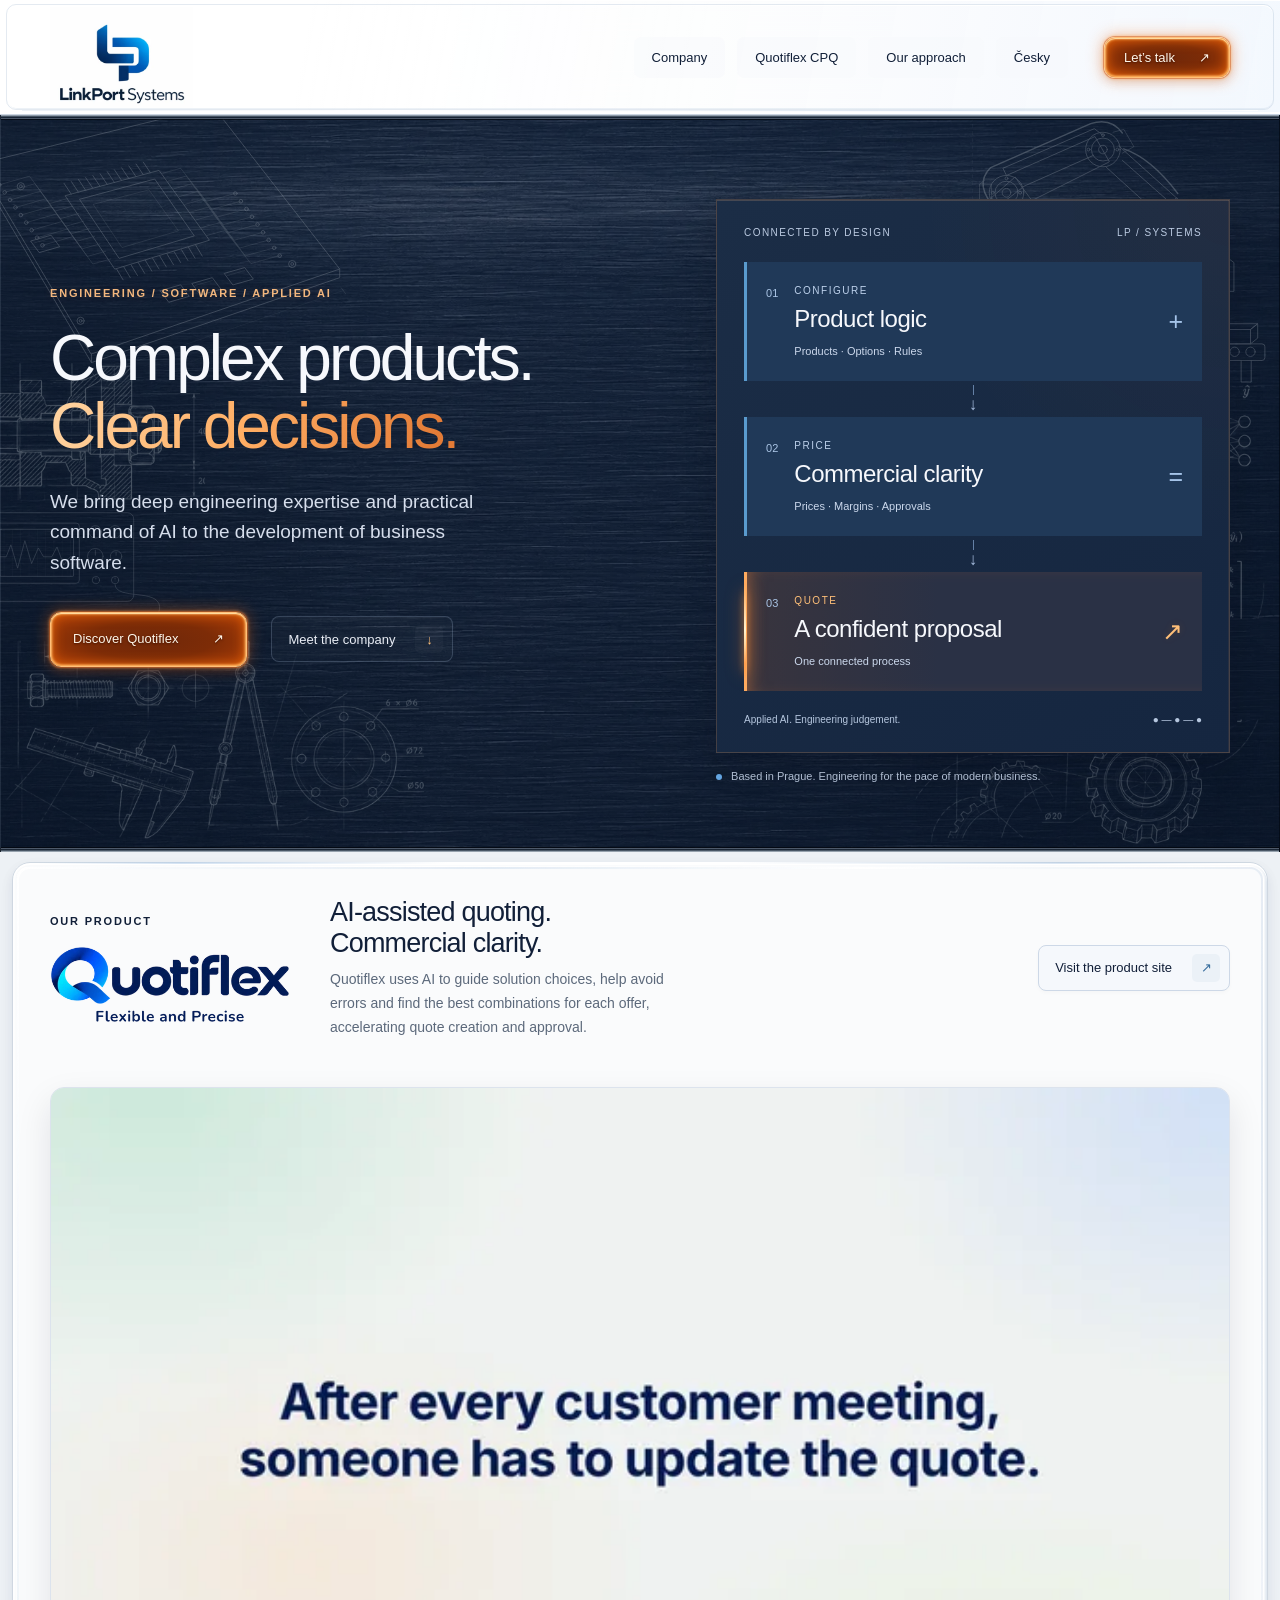
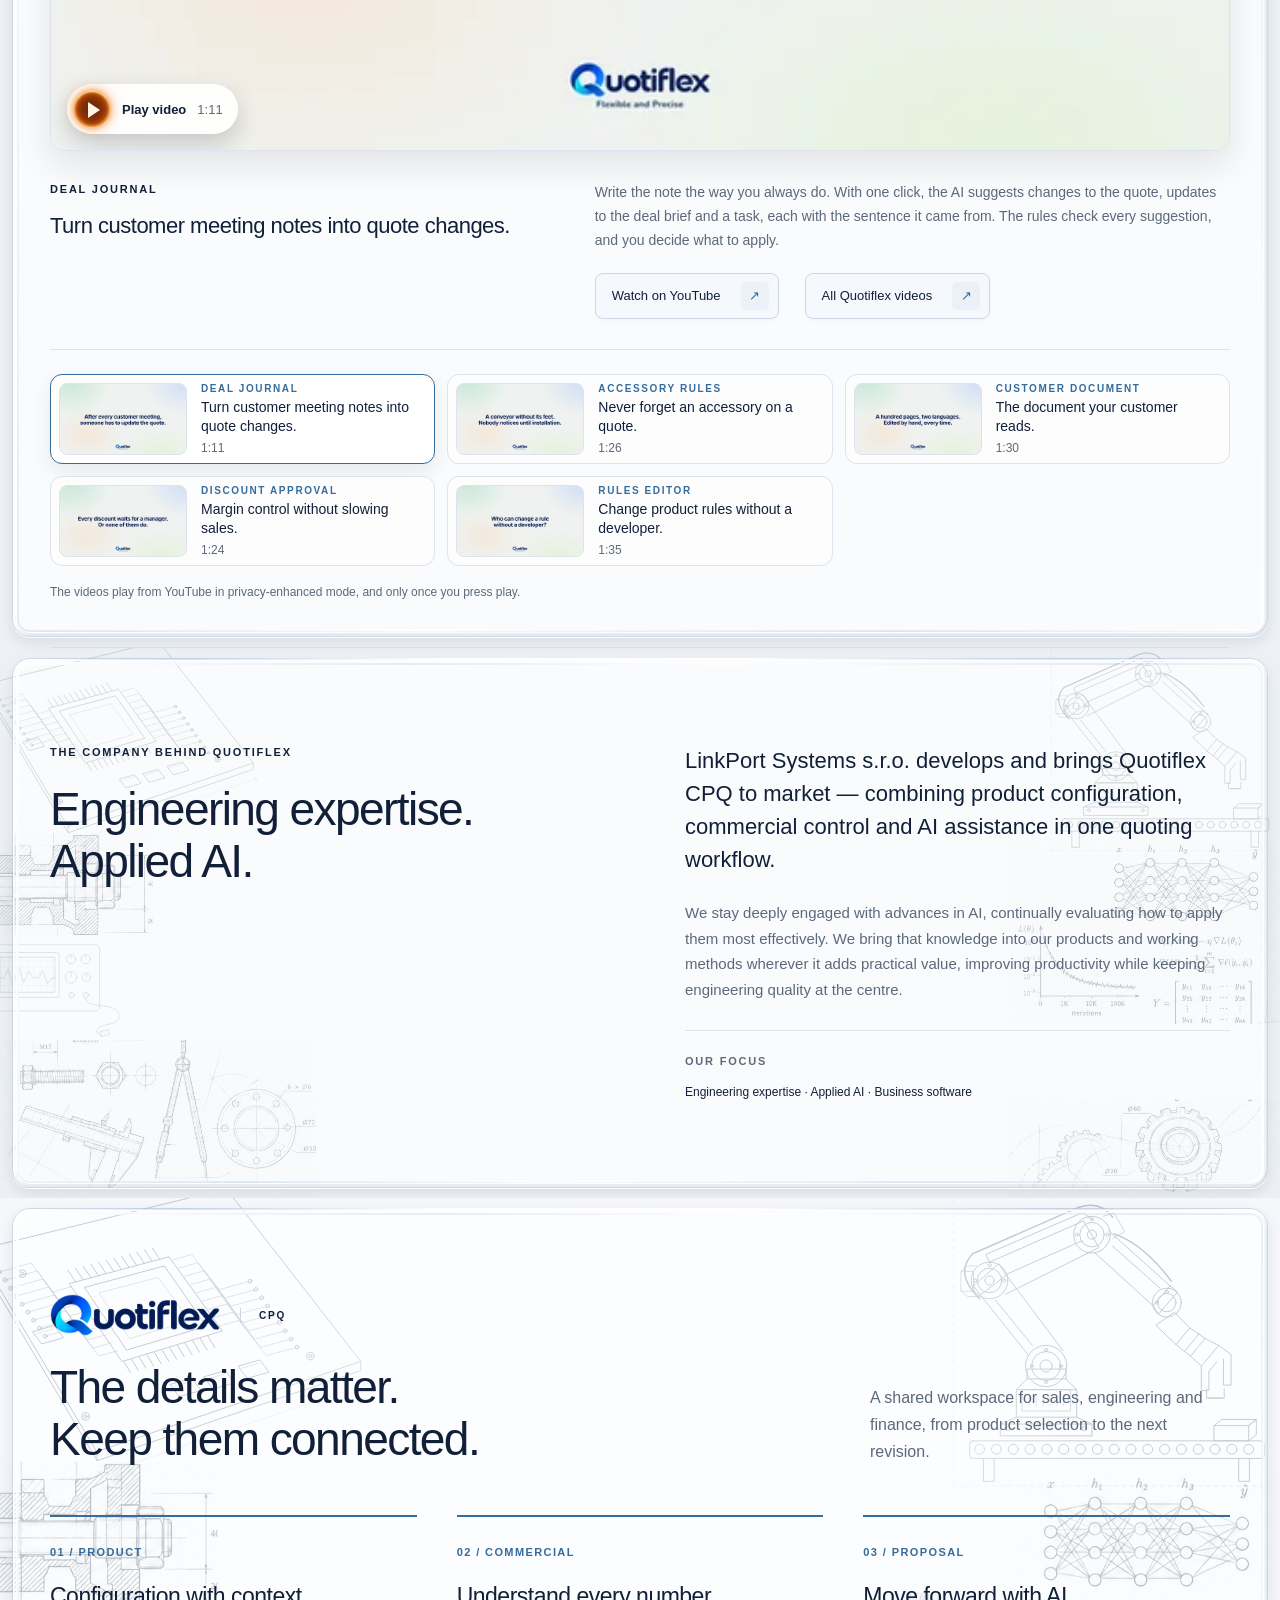
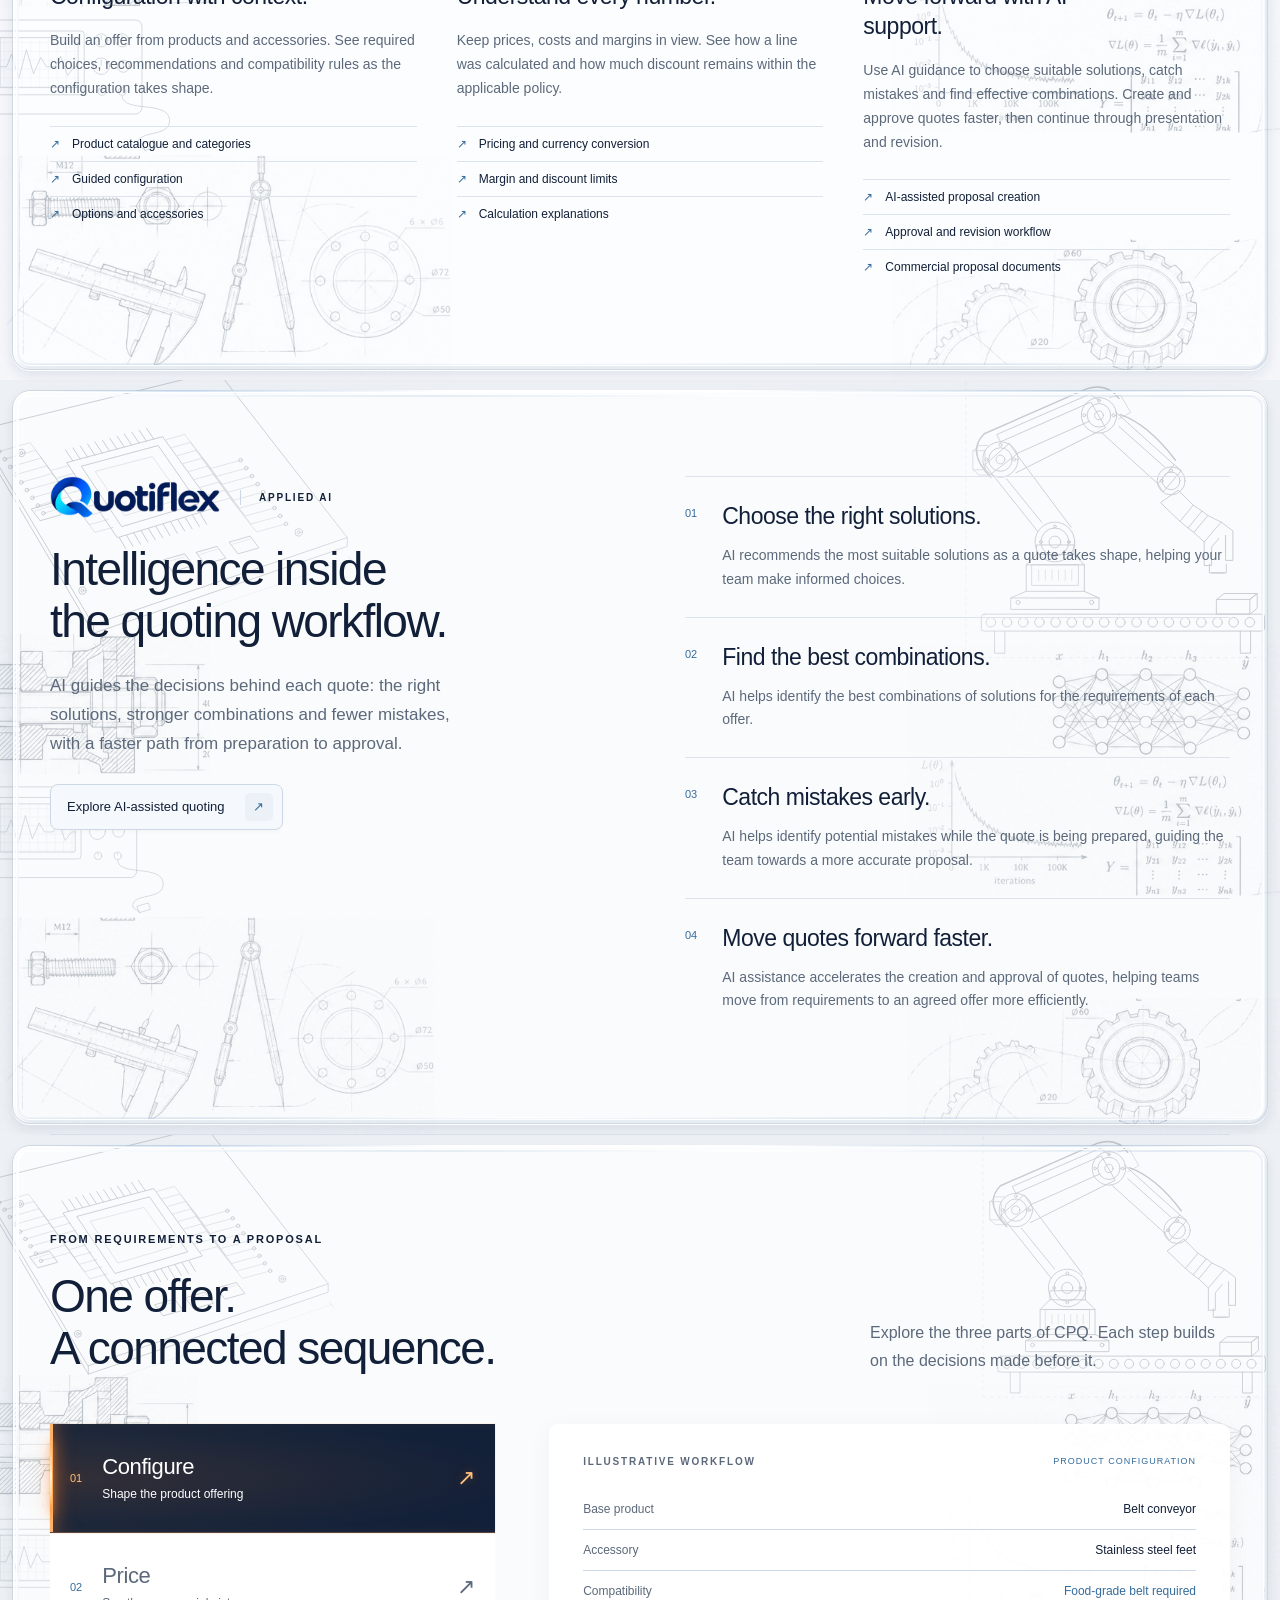
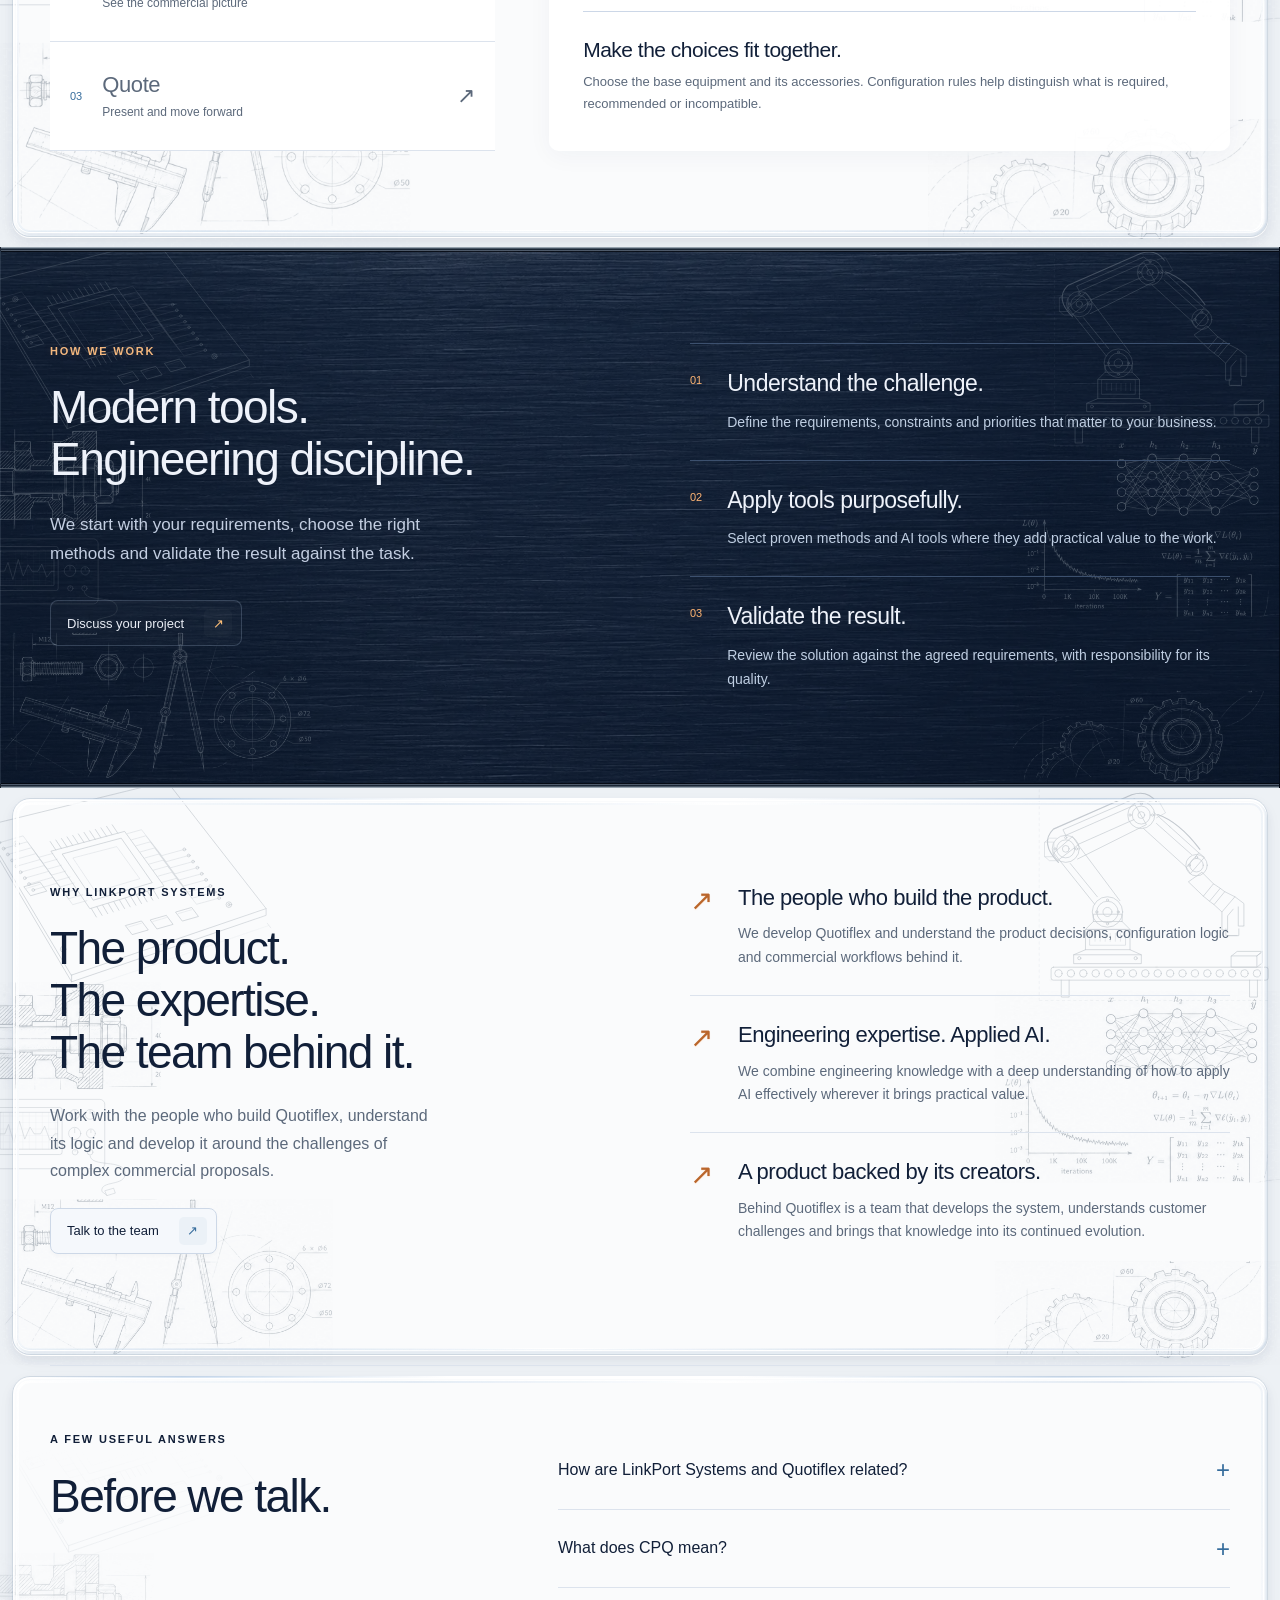
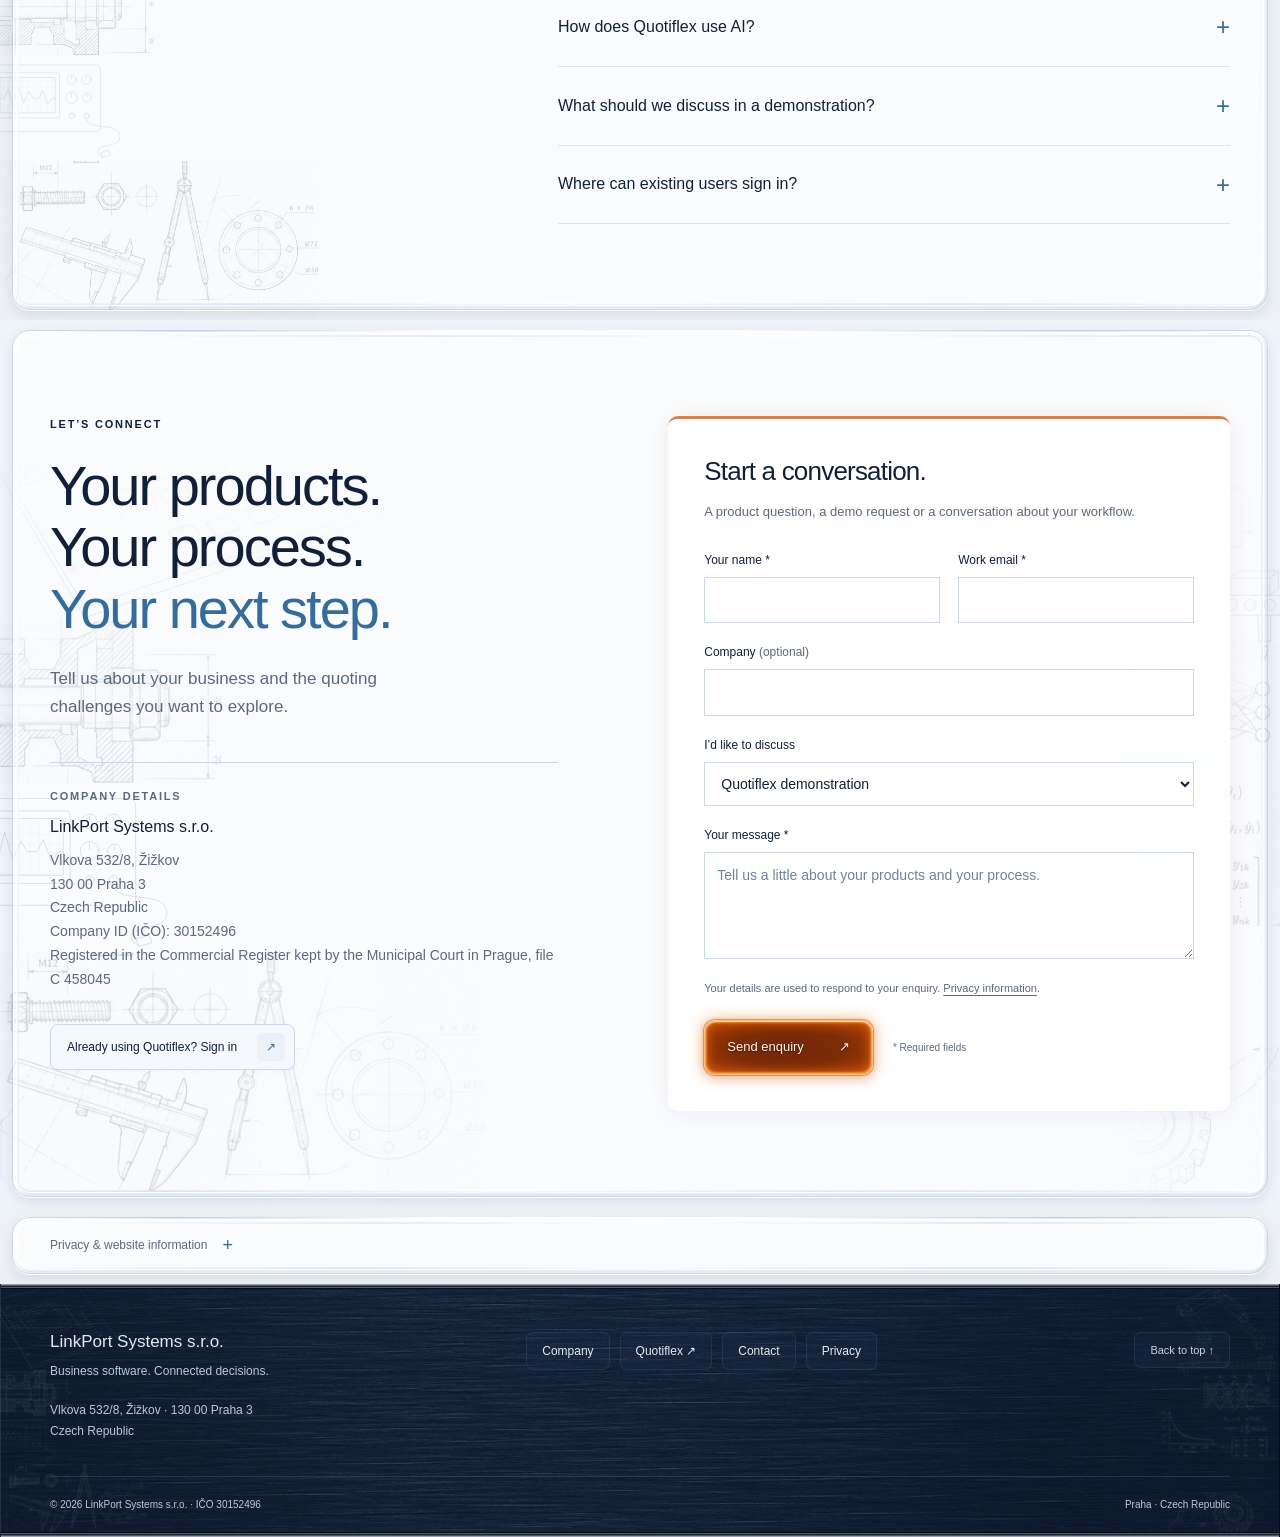
<file: site/index.html>
<!doctype html>
<html lang="en" data-background="electronics" data-accent="amber">
<head>
<meta charset="utf-8">
<meta name="viewport" content="width=device-width,initial-scale=1">
<meta name="description" content="LinkPort Systems s.r.o. in Prague develops Quotiflex, CPQ software with AI for manufacturers, combining engineering expertise with applied AI.">
<meta name="theme-color" content="#111f38">
<link rel="canonical" href="https://linkport.cz/">
<link rel="alternate" hreflang="en" href="https://linkport.cz/">
<link rel="alternate" hreflang="cs" href="https://linkport.cz/cs">
<link rel="alternate" hreflang="x-default" href="https://linkport.cz/">
<meta property="og:type" content="website">
<meta property="og:site_name" content="LinkPort Systems">
<meta property="og:title" content="LinkPort Systems · CPQ software and applied AI, Prague">
<meta property="og:description" content="LinkPort Systems s.r.o. in Prague develops Quotiflex, CPQ software with AI for manufacturers, combining engineering expertise with applied AI.">
<meta property="og:url" content="https://linkport.cz/">
<meta property="og:locale" content="en_US">
<meta property="og:locale:alternate" content="cs_CZ">
<meta property="og:image" content="https://linkport.cz/assets/og-image.jpg">
<meta property="og:image:width" content="1200">
<meta property="og:image:height" content="630">
<meta property="og:image:alt" content="LinkPort Systems: Complex products. Clear decisions.">
<meta name="twitter:card" content="summary_large_image">
<link rel="icon" href="favicon.ico" sizes="32x32">
<script type="application/ld+json">
{"@context":"https://schema.org","@graph":[{"@type":"Organization","@id":"https://linkport.cz/#organization","name":"LinkPort Systems","legalName":"LinkPort Systems s.r.o.","url":"https://linkport.cz/","logo":{"@type":"ImageObject","url":"https://linkport.cz/assets/icon-192.png","width":192,"height":192},"image":"https://linkport.cz/assets/og-image.jpg","description":"LinkPort Systems s.r.o. develops Quotiflex, CPQ software with AI for manufacturers.","address":{"@type":"PostalAddress","streetAddress":"Vlkova 532/8","addressLocality":"Praha 3","postalCode":"130 00","addressCountry":"CZ"},"identifier":{"@type":"PropertyValue","propertyID":"IČO","value":"30152496"},"foundingDate":"2026-10-19","brand":{"@type":"Brand","name":"Quotiflex","url":"https://quotiflex.com/","logo":"https://quotiflex.com/img/logo-mark.png"},"sameAs":["https://www.linkedin.com/company/linkport-systems/","https://www.crunchbase.com/organization/linkport-systems"]},{"@type":"WebSite","@id":"https://linkport.cz/#website","url":"https://linkport.cz/","name":"LinkPort Systems","inLanguage":["en","cs"],"publisher":{"@id":"https://linkport.cz/#organization"}},{"@type":"WebPage","@id":"https://linkport.cz/","url":"https://linkport.cz/","name":"LinkPort Systems · CPQ software and applied AI, Prague","description":"LinkPort Systems s.r.o. in Prague develops Quotiflex, CPQ software with AI for manufacturers, combining engineering expertise with applied AI.","inLanguage":"en","isPartOf":{"@id":"https://linkport.cz/#website"},"about":{"@id":"https://linkport.cz/#organization"},"primaryImageOfPage":{"@type":"ImageObject","url":"https://linkport.cz/assets/og-image.jpg"}}]}
</script>
<link rel="icon" type="image/png" sizes="32x32" href="favicon-32.png">
<link rel="icon" type="image/png" sizes="192x192" href="assets/icon-192.png">
<link rel="apple-touch-icon" href="assets/apple-touch-icon.png">
<meta http-equiv="Content-Security-Policy" content="default-src 'self'; script-src 'self'; style-src 'self'; img-src 'self'; connect-src https://formspree.io; frame-src https://www.youtube-nocookie.com; base-uri 'none'; form-action 'none'; object-src 'none'">
<title>LinkPort Systems · CPQ software and applied AI, Prague</title>
<link rel="stylesheet" href="styles.css?v=226294d9">
<link rel="stylesheet" href="materials.css?v=3d571e49">
<link rel="stylesheet" href="amber.css?v=4a8ba1db">
<script src="amber.js?v=20c097d8" defer></script>
<script src="materials.js?v=33239d38" defer></script>
<script src="script.js?v=838343d1" defer></script>
<script src="engineering-network.js?v=35864669" defer></script>
<link rel="stylesheet" href="video.css?v=a89edafd">
<script src="video.js?v=2a8f17a7" defer></script>
</head>
<body>
<a class="skip" href="#main">Skip to content</a>
<header class="site-header">
 <div class="header-inner shell">
  <a class="brand" href="#main" aria-label="LinkPort Systems, back to the top"><img src="assets/linkport-logo.webp?v=614a9159" width="430" height="304" alt="LinkPort Systems"></a>
  <button class="menu-toggle" type="button" aria-controls="navigation" aria-expanded="false"><span>Menu</span><span class="menu-symbol" aria-hidden="true">+</span></button>
  <nav id="navigation" aria-label="Main navigation"><a href="#company">Company</a><a href="#quotiflex">Quotiflex CPQ</a><a href="#approach">Our approach</a><a class="nav-lang" href="cs" hreflang="cs" lang="cs">Česky</a><a class="nav-contact" href="#contact">Let’s talk <span aria-hidden="true">↗</span></a></nav>
 </div>
</header>
<main id="main">
 <section class="hero" data-engineering-surface aria-labelledby="hero-title">
<canvas id="engineering-network" data-engineering-canvas class="engineering-network" aria-hidden="true"></canvas>
  <div class="shell hero-grid">
   <div class="hero-copy"><p class="eyebrow copper">ENGINEERING / SOFTWARE / APPLIED AI</p><h1 id="hero-title">Complex products.<br><span>Clear decisions.</span></h1><p class="hero-lead">We bring deep engineering expertise and practical command of AI to the development of business software.</p><div class="hero-actions"><a class="button button-copper" href="#quotiflex">Discover Quotiflex <span aria-hidden="true">↗</span></a><a class="text-link pale" href="#company">Meet the company <span aria-hidden="true">↓</span></a></div></div>
   <div class="system-diagram" aria-label="A connected process: product logic, commercial clarity and a confident proposal">
    <div class="diagram-label"><span>CONNECTED BY DESIGN</span><span>LP / SYSTEMS</span></div>
    <div class="system-node"><div class="node-number">01</div><div><p>CONFIGURE</p><h2>Product logic</h2><span>Products · Options · Rules</span></div><span class="node-mark" aria-hidden="true">+</span></div>
    <div class="node-path" aria-hidden="true"><span></span>↓</div>
    <div class="system-node"><div class="node-number">02</div><div><p>PRICE</p><h2>Commercial clarity</h2><span>Prices · Margins · Approvals</span></div><span class="node-mark" aria-hidden="true">=</span></div>
    <div class="node-path" aria-hidden="true"><span></span>↓</div>
    <div class="system-node final-node"><div class="node-number">03</div><div><p>QUOTE</p><h2>A confident proposal</h2><span>One connected process</span></div><span class="node-mark" aria-hidden="true">↗</span></div>
    <div class="diagram-bottom"><span>Applied AI. Engineering judgement.</span><span aria-hidden="true">● — ● — ●</span></div>
   </div>
   <p class="hero-note"><span class="tiny-dot" aria-hidden="true"></span>Based in Prague. Engineering for the pace of modern business.</p>
  </div>
 </section>
 <section class="product-intro shell" id="quotiflex" aria-label="Our product, Quotiflex">
  <div class="product-brand"><p class="eyebrow">OUR PRODUCT</p><a class="product-logo-link" href="https://quotiflex.com/#main" rel="noopener" aria-label="Quotiflex — visit the product website"><img src="assets/quotiflex-logo.webp?v=4d21fc8a" width="450" height="146" alt="Quotiflex — Flexible and Precise"></a></div>
  <div class="product-intro-copy"><h2>AI-assisted quoting.<br>Commercial clarity.</h2><p>Quotiflex uses AI to guide solution choices, help avoid errors and find the best combinations for each offer, accelerating quote creation and approval.</p></div>
  <a class="text-link" href="https://quotiflex.com/" rel="noopener">Visit the product site <span aria-hidden="true">↗</span></a>
  <div class="product-video" data-video-library>
   <span class="video-anchor" id="video-deal-journal"></span>
   <span class="video-anchor" id="video-accessory-rules"></span>
   <span class="video-anchor" id="video-customer-document"></span>
   <span class="video-anchor" id="video-discount-approval"></span>
   <span class="video-anchor" id="video-rules-editor"></span>
   <a class="video-poster" href="https://www.youtube.com/watch?v=badr2H-frKE" data-youtube="badr2H-frKE" aria-label="Play the video: Turn customer meeting notes into quote changes, 1 minute 11 seconds"><img src="assets/video-1-1280.webp" srcset="assets/video-1-640.webp 640w, assets/video-1-1280.webp 1280w, assets/video-1-1920.webp 1920w" sizes="(min-width: 1276px) 1180px, (min-width: 1001px) calc(100vw - 96px), (min-width: 761px) calc(100vw - 64px), calc(100vw - 40px)" width="1280" height="720" loading="lazy" decoding="async" alt=""><span class="video-play" aria-hidden="true"><span class="video-play-dot"></span><span class="video-play-label">Play video</span> <span class="video-time">1:11</span></span></a>
   <div class="product-video-copy"><p class="eyebrow" data-video-topic>Deal journal</p><h3 data-video-title>Turn customer meeting notes into quote changes.</h3><p data-video-desc>Write the note the way you always do. With one click, the AI suggests changes to the quote, updates to the deal brief and a task, each with the sentence it came from. The rules check every suggestion, and you decide what to apply.</p><div class="product-video-links"><a class="text-link" href="https://www.youtube.com/watch?v=badr2H-frKE" rel="noopener" data-video-watch>Watch on YouTube <span aria-hidden="true">↗</span></a><a class="text-link" href="https://quotiflex.com/#videos" rel="noopener">All Quotiflex videos <span aria-hidden="true">↗</span></a></div></div>
   <ol class="video-list" aria-label="All Quotiflex videos">
    <li><a class="video-item" data-anchor="video-deal-journal" href="https://www.youtube.com/watch?v=badr2H-frKE" data-youtube="badr2H-frKE" data-poster="assets/video-1" data-length="1:11" data-length-label="1 minute 11 seconds" data-desc="Write the note the way you always do. With one click, the AI suggests changes to the quote, updates to the deal brief and a task, each with the sentence it came from. The rules check every suggestion, and you decide what to apply." aria-current="true"><span class="video-thumb"><img src="assets/video-1-640.webp" width="640" height="360" loading="lazy" decoding="async" alt=""></span><span class="video-item-text"><span class="video-item-topic">Deal journal</span><span class="video-item-title">Turn customer meeting notes into quote changes.</span><span class="video-item-time">1:11</span></span></a></li>
    <li><a class="video-item" data-anchor="video-accessory-rules" href="https://www.youtube.com/watch?v=MtIPMK0WYl4" data-youtube="MtIPMK0WYl4" data-poster="assets/video-2" data-length="1:26" data-length-label="1 minute 26 seconds" data-desc="Add a machine, and its usual accessories come with it. Every choice shows the price difference and the rule behind it. Take off something mandatory, and the quote shows it at once. To leave it out, you give a reason, and the reason stays with the quote under your name."><span class="video-thumb"><img src="assets/video-2-640.webp" width="640" height="360" loading="lazy" decoding="async" alt=""></span><span class="video-item-text"><span class="video-item-topic">Accessory rules</span><span class="video-item-title">Never forget an accessory on a quote.</span><span class="video-item-time">1:26</span></span></a></li>
    <li><a class="video-item" data-anchor="video-customer-document" href="https://www.youtube.com/watch?v=ibBX01Tvq2s" data-youtube="ibBX01Tvq2s" data-poster="assets/video-3" data-length="1:30" data-length-label="1 minute 30 seconds" data-desc="The quote opens as the document your customer will read: two languages side by side, every machine with its description, pictures and price. What you sent stays exactly as you sent it. To change a text, click it and type; the prices come from the quote, so nobody types a wrong number. For a customer in China, Chinese under the English."><span class="video-thumb"><img src="assets/video-3-640.webp" width="640" height="360" loading="lazy" decoding="async" alt=""></span><span class="video-item-text"><span class="video-item-topic">Customer document</span><span class="video-item-title">The document your customer reads.</span><span class="video-item-time">1:30</span></span></a></li>
    <li><a class="video-item" data-anchor="video-discount-approval" href="https://www.youtube.com/watch?v=pZ0uJ2PU5Hw" data-youtube="pZ0uJ2PU5Hw" data-poster="assets/video-4" data-length="1:24" data-length-label="1 minute 24 seconds" data-desc="Below the price floor, the quote says why in plain words, and its main button asks for approval. You ask with a reason, and the quote waits, read-only, until someone decides. The approver sees the difference in money, not only in percent, and decides with a reason in one click. The sales manager is told at once."><span class="video-thumb"><img src="assets/video-4-640.webp" width="640" height="360" loading="lazy" decoding="async" alt=""></span><span class="video-item-text"><span class="video-item-topic">Discount approval</span><span class="video-item-title">Margin control without slowing sales.</span><span class="video-item-time">1:24</span></span></a></li>
    <li><a class="video-item" data-anchor="video-rules-editor" href="https://www.youtube.com/watch?v=KLOuoogjV6I" data-youtube="KLOuoogjV6I" data-poster="assets/video-5" data-length="1:35" data-length-label="1 minute 35 seconds" data-desc="Describe a rule in one sentence, and the AI drafts it in your fields as a proposal. You check it and try it on a real quote, and you see every open quote it would change before anything is saved. The owner of every quote it touches is told, and updates it in one click."><span class="video-thumb"><img src="assets/video-5-640.webp" width="640" height="360" loading="lazy" decoding="async" alt=""></span><span class="video-item-text"><span class="video-item-topic">Rules editor</span><span class="video-item-title">Change product rules without a developer.</span><span class="video-item-time">1:35</span></span></a></li>
   </ol>
   <p class="video-note">The videos play from YouTube in privacy-enhanced mode, and only once you press play.</p>
  </div>
 </section>
 <section class="company section shell" id="company" aria-labelledby="company-title">
  <div class="section-heading"><p class="eyebrow">THE COMPANY BEHIND QUOTIFLEX</p><h2 id="company-title">Engineering expertise.<br>Applied AI.</h2></div>
  <div class="company-copy"><p class="large-copy">LinkPort Systems s.r.o. develops and brings Quotiflex CPQ to market — combining product configuration, commercial control and AI assistance in one quoting workflow.</p><p>We stay deeply engaged with advances in AI, continually evaluating how to apply them most effectively. We bring that knowledge into our products and working methods wherever it adds practical value, improving productivity while keeping engineering quality at the centre.</p><div class="company-footnote"><span class="label">OUR FOCUS</span><span>Engineering expertise · Applied AI · Business software</span></div></div>
 </section>
 <section class="capabilities section" id="capabilities" aria-labelledby="capabilities-title">
  <div class="shell"><div class="section-top"><div><div class="product-section-label"><a class="section-product-mark product-logo-link" href="https://quotiflex.com/#main" aria-label="Quotiflex — visit the product website"><img src="assets/quotiflex-logo.webp?v=4d21fc8a" width="450" height="146" alt="Quotiflex"></a><span class="eyebrow">CPQ</span></div><h2 id="capabilities-title">The details matter.<br>Keep them connected.</h2></div><p class="section-description">A shared workspace for sales, engineering and finance, from product selection to the next revision.</p></div>
   <div class="capability-grid">
    <article><span class="capability-index">01 / PRODUCT</span><h3>Configuration with context.</h3><p>Build an offer from products and accessories. See required choices, recommendations and compatibility rules as the configuration takes shape.</p><ul><li>Product catalogue and categories</li><li>Guided configuration</li><li>Options and accessories</li></ul></article>
    <article><span class="capability-index">02 / COMMERCIAL</span><h3>Understand every number.</h3><p>Keep prices, costs and margins in view. See how a line was calculated and how much discount remains within the applicable policy.</p><ul><li>Pricing and currency conversion</li><li>Margin and discount limits</li><li>Calculation explanations</li></ul></article>
    <article><span class="capability-index">03 / PROPOSAL</span><h3>Move forward with AI support.</h3><p>Use AI guidance to choose suitable solutions, catch mistakes and find effective combinations. Create and approve quotes faster, then continue through presentation and revision.</p><ul><li>AI-assisted proposal creation</li><li>Approval and revision workflow</li><li>Commercial proposal documents</li></ul></article>
   </div>
  </div>
 </section>
 <section class="ai-support section shell" id="applied-ai" aria-labelledby="ai-title">
  <div class="section-heading"><div class="product-section-label"><a class="section-product-mark product-logo-link" href="https://quotiflex.com/#main" aria-label="Quotiflex — visit the product website"><img src="assets/quotiflex-logo.webp?v=4d21fc8a" width="450" height="146" alt="Quotiflex"></a><span class="eyebrow">APPLIED AI</span></div><h2 id="ai-title">Intelligence inside<br>the quoting workflow.</h2><p class="ai-intro">AI guides the decisions behind each quote: the right solutions, stronger combinations and fewer mistakes, with a faster path from preparation to approval.</p><a class="text-link" href="#contact">Explore AI-assisted quoting <span aria-hidden="true">↗</span></a></div>
  <div class="ai-benefits"><article><span>01</span><div><h3>Choose the right solutions.</h3><p>AI recommends the most suitable solutions as a quote takes shape, helping your team make informed choices.</p></div></article><article><span>02</span><div><h3>Find the best combinations.</h3><p>AI helps identify the best combinations of solutions for the requirements of each offer.</p></div></article><article><span>03</span><div><h3>Catch mistakes early.</h3><p>AI helps identify potential mistakes while the quote is being prepared, guiding the team towards a more accurate proposal.</p></div></article><article><span>04</span><div><h3>Move quotes forward faster.</h3><p>AI assistance accelerates the creation and approval of quotes, helping teams move from requirements to an agreed offer more efficiently.</p></div></article></div>
 </section>
 <section class="workflow section shell" aria-labelledby="workflow-title">
  <div class="section-top"><div><p class="eyebrow">FROM REQUIREMENTS TO A PROPOSAL</p><h2 id="workflow-title">One offer.<br>A connected sequence.</h2></div><p class="section-description">Explore the three parts of CPQ. Each step builds on the decisions made before it.</p></div>
  <div class="workflow-layout">
   <div class="workflow-controls" role="tablist" aria-label="CPQ workflow" aria-orientation="vertical">
    <button type="button" id="configure-tab" role="tab" aria-selected="true" aria-controls="workflow-panel" data-step="configure"><span class="step-number">01</span><span><strong>Configure</strong><small>Shape the product offering</small></span><span class="step-arrow" aria-hidden="true">↗</span></button>
    <button type="button" id="price-tab" role="tab" aria-selected="false" aria-controls="workflow-panel" data-step="price" tabindex="-1"><span class="step-number">02</span><span><strong>Price</strong><small>See the commercial picture</small></span><span class="step-arrow" aria-hidden="true">↗</span></button>
    <button type="button" id="quote-tab" role="tab" aria-selected="false" aria-controls="workflow-panel" data-step="quote" tabindex="-1"><span class="step-number">03</span><span><strong>Quote</strong><small>Present and move forward</small></span><span class="step-arrow" aria-hidden="true">↗</span></button>
   </div>
   <div class="workflow-panel" id="workflow-panel" role="tabpanel" aria-labelledby="configure-tab" tabindex="0">
    <div class="workflow-caption"><span class="eyebrow">ILLUSTRATIVE WORKFLOW</span><span class="workflow-state" id="workflow-state">PRODUCT CONFIGURATION</span></div>
    <div id="workflow-example" class="workflow-example"><div class="example-row"><span>Base product</span><strong>Belt conveyor</strong></div><div class="example-row"><span>Accessory</span><strong>Stainless steel feet</strong></div><div class="example-row"><span>Compatibility</span><strong class="teal-text">Food-grade belt required</strong></div></div>
    <div class="workflow-explanation" aria-live="polite"><h3 id="workflow-detail-title">Make the choices fit together.</h3><p id="workflow-detail-text">Choose the base equipment and its accessories. Configuration rules help distinguish what is required, recommended or incompatible.</p></div>
   </div>
  </div>
 </section>
 <section class="approach section" id="approach" data-engineering-surface aria-labelledby="approach-title"><canvas id="approach-network" data-engineering-canvas class="engineering-network" aria-hidden="true"></canvas><div class="shell approach-layout">
  <div><p class="eyebrow copper">HOW WE WORK</p><h2 id="approach-title">Modern tools.<br>Engineering discipline.</h2><p class="approach-lead">We start with your requirements, choose the right methods and validate the result against the task.</p><a class="text-link pale" href="#contact">Discuss your project <span aria-hidden="true">↗</span></a></div>
  <div class="principles"><article><span>01</span><div><h3>Understand the challenge.</h3><p>Define the requirements, constraints and priorities that matter to your business.</p></div></article><article><span>02</span><div><h3>Apply tools purposefully.</h3><p>Select proven methods and AI tools where they add practical value to the work.</p></div></article><article><span>03</span><div><h3>Validate the result.</h3><p>Review the solution against the agreed requirements, with responsibility for its quality.</p></div></article></div>
 </div></section>
 <section class="fit section shell" id="why-linkport" aria-labelledby="fit-title"><div class="section-heading"><p class="eyebrow">WHY LINKPORT SYSTEMS</p><h2 id="fit-title">The product.<br>The expertise.<br>The team behind it.</h2><p>Work with the people who build Quotiflex, understand its logic and develop it around the challenges of complex commercial proposals.</p><a class="text-link why-contact" href="#contact">Talk to the team <span aria-hidden="true">↗</span></a></div><div class="fit-list"><article><span class="fit-arrow" aria-hidden="true">↗</span><div><h3>The people who build the product.</h3><p>We develop Quotiflex and understand the product decisions, configuration logic and commercial workflows behind it.</p></div></article><article><span class="fit-arrow" aria-hidden="true">↗</span><div><h3>Engineering expertise. Applied AI.</h3><p>We combine engineering knowledge with a deep understanding of how to apply AI effectively wherever it brings practical value.</p></div></article><article><span class="fit-arrow" aria-hidden="true">↗</span><div><h3>A product backed by its creators.</h3><p>Behind Quotiflex is a team that develops the system, understands customer challenges and brings that knowledge into its continued evolution.</p></div></article></div></section>
 <section class="faq section shell" aria-labelledby="faq-title"><div><p class="eyebrow">A FEW USEFUL ANSWERS</p><h2 id="faq-title">Before we talk.</h2></div><div class="faq-list">
  <details><summary>How are LinkPort Systems and Quotiflex related?<span aria-hidden="true">+</span></summary><p>LinkPort Systems s.r.o. is the company behind Quotiflex CPQ. This website introduces the company; the Quotiflex website focuses on the product and its capabilities.</p></details>
  <details><summary>What does CPQ mean?<span aria-hidden="true">+</span></summary><p>CPQ stands for Configure, Price, Quote: choosing the right product configuration, calculating its commercial terms and creating a structured proposal.</p></details>
  <details><summary>How does Quotiflex use AI?<span aria-hidden="true">+</span></summary><p>AI recommends suitable solutions during quote creation, helps avoid errors and identifies the best combinations for the offer. It also helps accelerate quote preparation and approval. These capabilities are integrated into Quotiflex.</p></details>
  <details><summary>What should we discuss in a demonstration?<span aria-hidden="true">+</span></summary><p>Your product families, pricing and approvals; how AI assistance could support your quoting workflow; and what your final proposal needs to contain. A representative product or offer is a useful starting point.</p></details>
  <details><summary>Where can existing users sign in?<span aria-hidden="true">+</span></summary><p>Existing users can <a href="https://app.quotiflex.com/" rel="noopener">sign in to the Quotiflex application</a> using the company name and login credentials provided by the Quotiflex system administrator after their company has been registered in the system.</p></details>
 </div></section>
 <section class="contact section" id="contact" aria-labelledby="contact-title"><div class="shell contact-layout">
  <div class="contact-copy"><p class="eyebrow">LET’S CONNECT</p><h2 id="contact-title">Your products.<br>Your process.<br><span>Your next step.</span></h2><p>Tell us about your business and the quoting challenges you want to explore.</p><div class="registered-address"><span class="label">COMPANY DETAILS</span><strong>LinkPort Systems s.r.o.</strong><address>Vlkova 532/8, Žižkov<br>130 00 Praha 3<br>Czech Republic<br>Company ID (IČO): 30152496<br>Registered in the Commercial Register kept by the Municipal Court in Prague, file C 458045</address></div><a class="text-link" href="https://app.quotiflex.com/" rel="noopener">Already using Quotiflex? Sign in <span aria-hidden="true">↗</span></a></div>
  <form id="contact-form" novalidate aria-labelledby="form-title"><h3 id="form-title">Start a conversation.</h3><p class="form-intro">A product question, a demo request or a conversation about your workflow.</p><div class="form-grid"><div class="field"><label for="contact-name">Your name <span aria-hidden="true">*</span></label><input id="contact-name" name="name" autocomplete="name" required maxlength="150" aria-describedby="name-error"><span class="field-error" id="name-error" hidden>Please enter your name.</span></div><div class="field"><label for="contact-email">Work email <span aria-hidden="true">*</span></label><input id="contact-email" name="email" type="email" autocomplete="email" required maxlength="254" aria-describedby="email-error"><span class="field-error" id="email-error" hidden>Please enter a valid email address.</span></div></div><div class="field"><label for="contact-company">Company <span class="optional">(optional)</span></label><input id="contact-company" name="company" autocomplete="organization" maxlength="200"></div><div class="field"><label for="contact-topic">I’d like to discuss</label><select id="contact-topic" name="topic"><option>Quotiflex demonstration</option><option>Product capabilities</option><option>Company enquiry</option><option>Something else</option></select></div><div class="field"><label for="contact-message">Your message <span aria-hidden="true">*</span></label><textarea id="contact-message" name="message" rows="4" required maxlength="4000" aria-describedby="message-error" placeholder="Tell us a little about your products and your process."></textarea><span class="field-error" id="message-error" hidden>Please enter a message.</span></div><div class="honeypot" aria-hidden="true"><label for="website">Leave this field empty</label><input id="website" name="_gotcha" tabindex="-1" autocomplete="off"></div><p class="form-privacy">Your details are used to respond to your enquiry. <a href="#privacy">Privacy information</a>.</p><div class="form-submit"><button class="button button-dark" type="submit">Send enquiry <span aria-hidden="true">↗</span></button><span class="required-note">* Required fields</span></div><p id="form-status" class="form-status" role="status" aria-live="polite"></p><noscript><p>Enable JavaScript to send this form, or visit <a href="https://quotiflex.com/#contact">the Quotiflex contact page</a>.</p></noscript></form>
 </div></section>
 <section class="privacy shell" id="privacy" aria-labelledby="privacy-title"><details><summary id="privacy-title">Privacy & website information <span aria-hidden="true">+</span></summary><div><p>LinkPort Systems s.r.o., Vlkova 532/8, Žižkov, 130 00 Praha 3, Czech Republic, Company ID (IČO) 30152496, is responsible for the personal information you submit through this contact form. We use your name, email address, optional company name and message to respond to your enquiry.</p><p>For questions about your submitted information or to request its deletion, please contact us using the form above.</p><p>A video on this page plays from YouTube in privacy-enhanced mode (youtube-nocookie.com), and only once you press play; nothing is requested from YouTube before that. YouTube's privacy policy then applies to the video.</p><p>Links on this page may take you to external websites with their own privacy practices.</p></div></details></section>
</main>
<footer class="site-footer"><div class="shell footer-top"><div><strong>LinkPort Systems s.r.o.</strong><p>Business software. Connected decisions.</p><address class="footer-address">Vlkova 532/8, Žižkov · 130 00 Praha 3<br>Czech Republic</address></div><nav aria-label="Footer navigation"><a href="#company">Company</a><a href="https://quotiflex.com/" rel="noopener">Quotiflex ↗</a><a href="#contact">Contact</a><a href="#privacy">Privacy</a></nav><a href="#main" class="back-top">Back to top ↑</a></div><div class="shell footer-bottom"><span>© <span id="year">2026</span> LinkPort Systems s.r.o. · IČO 30152496</span><span>Praha · Czech Republic</span></div></footer>
</body>
</html>
</file>
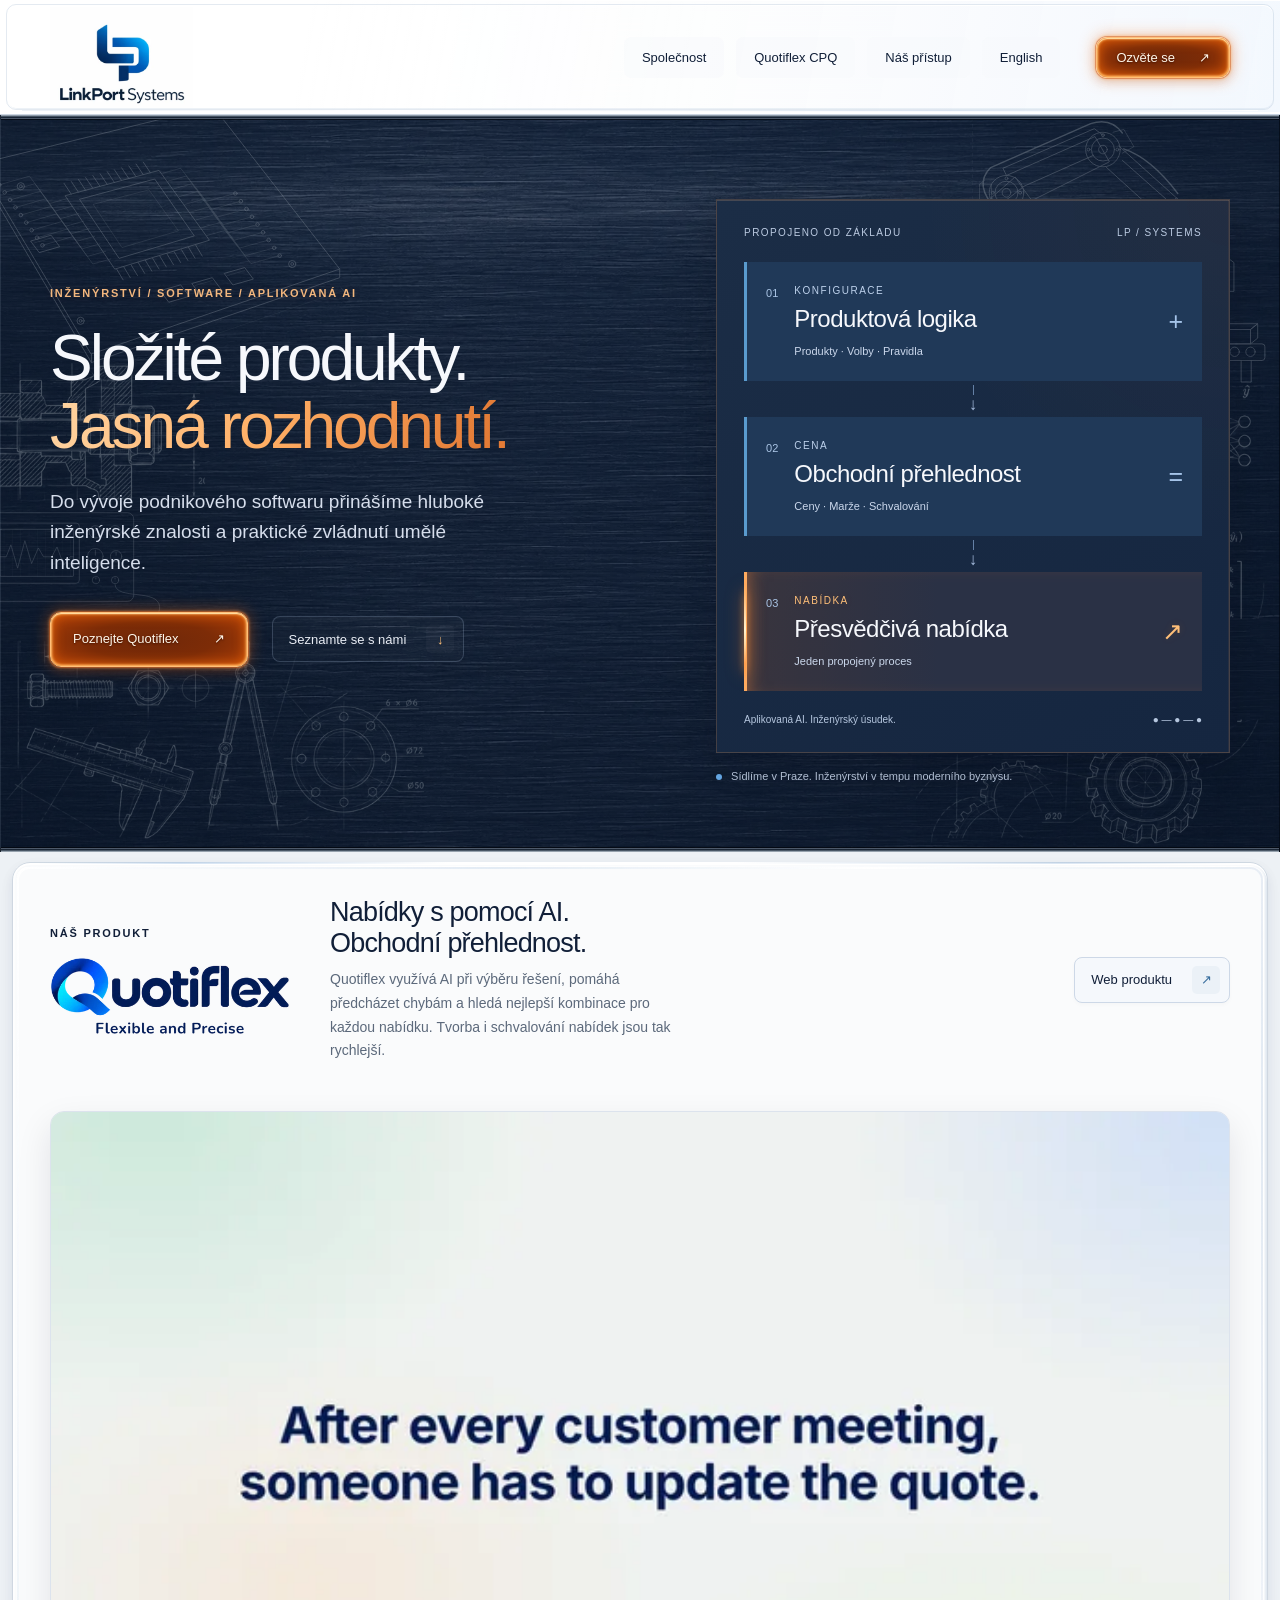
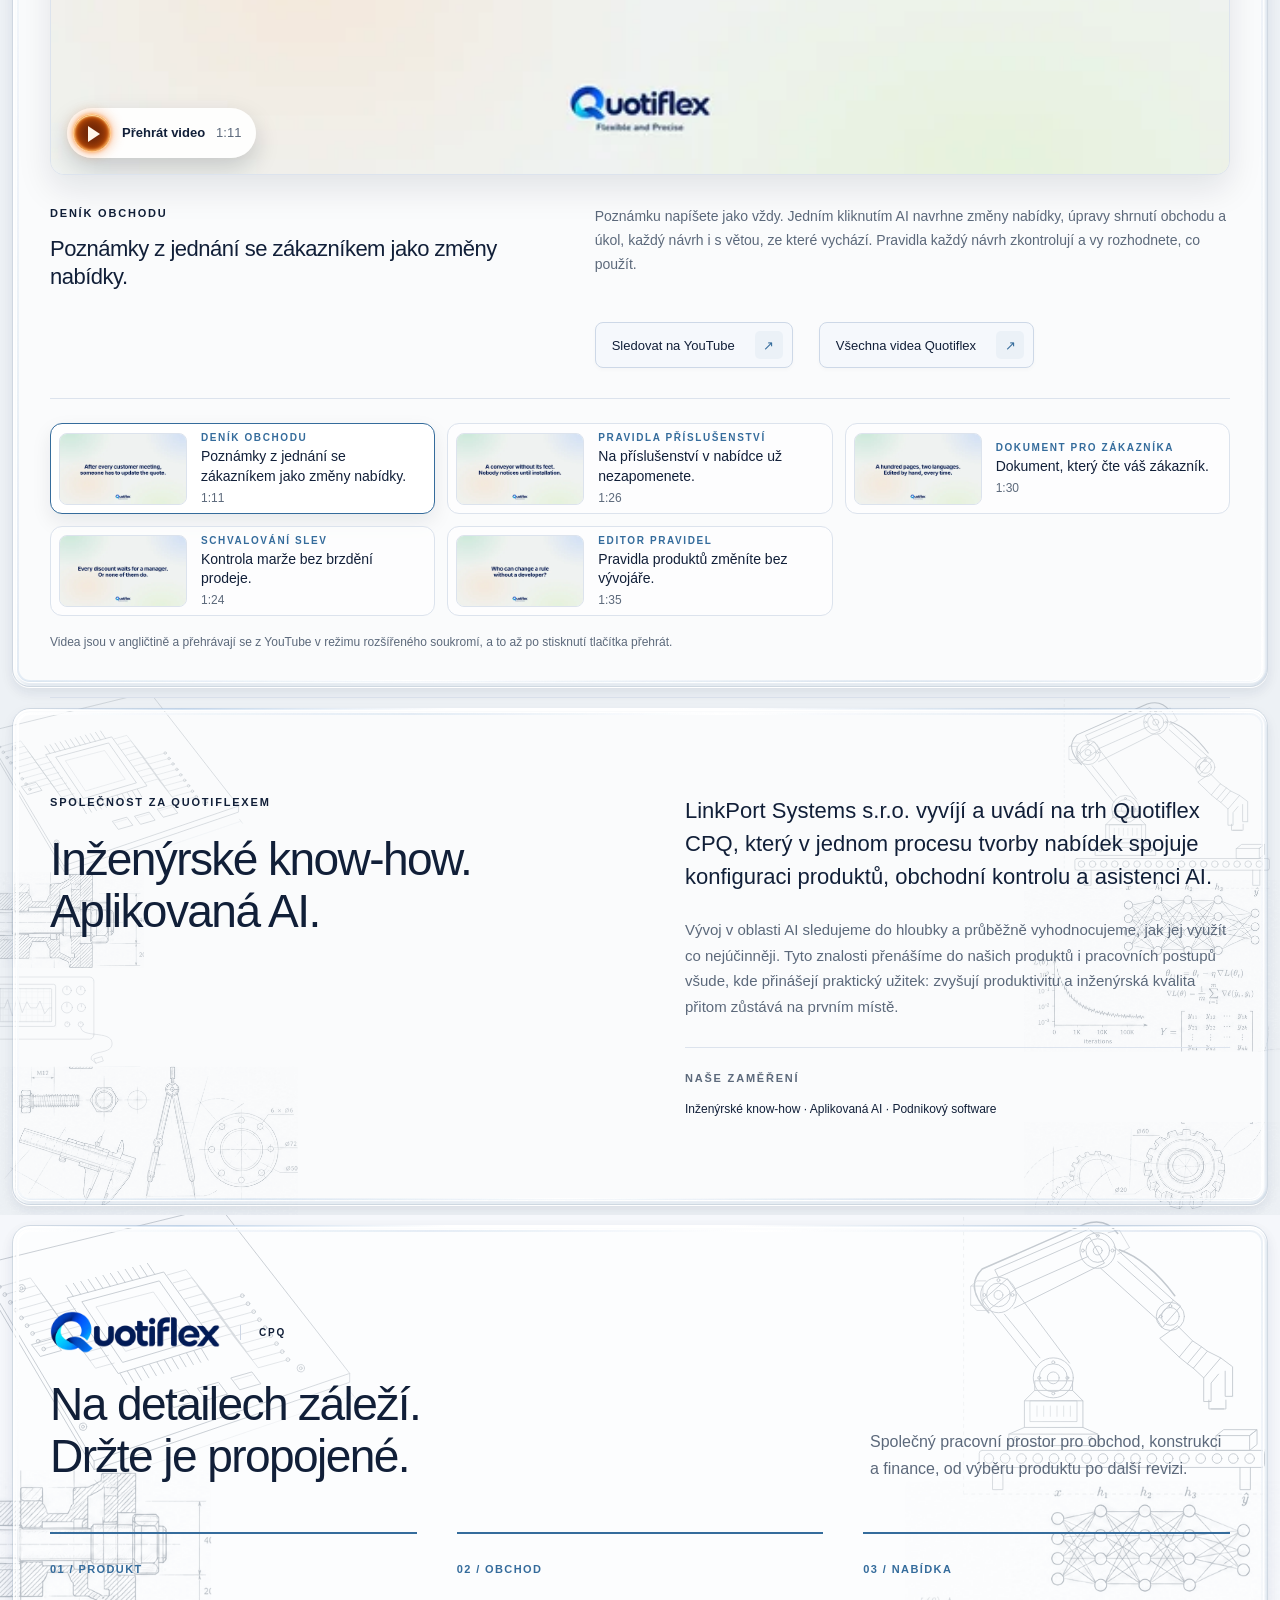
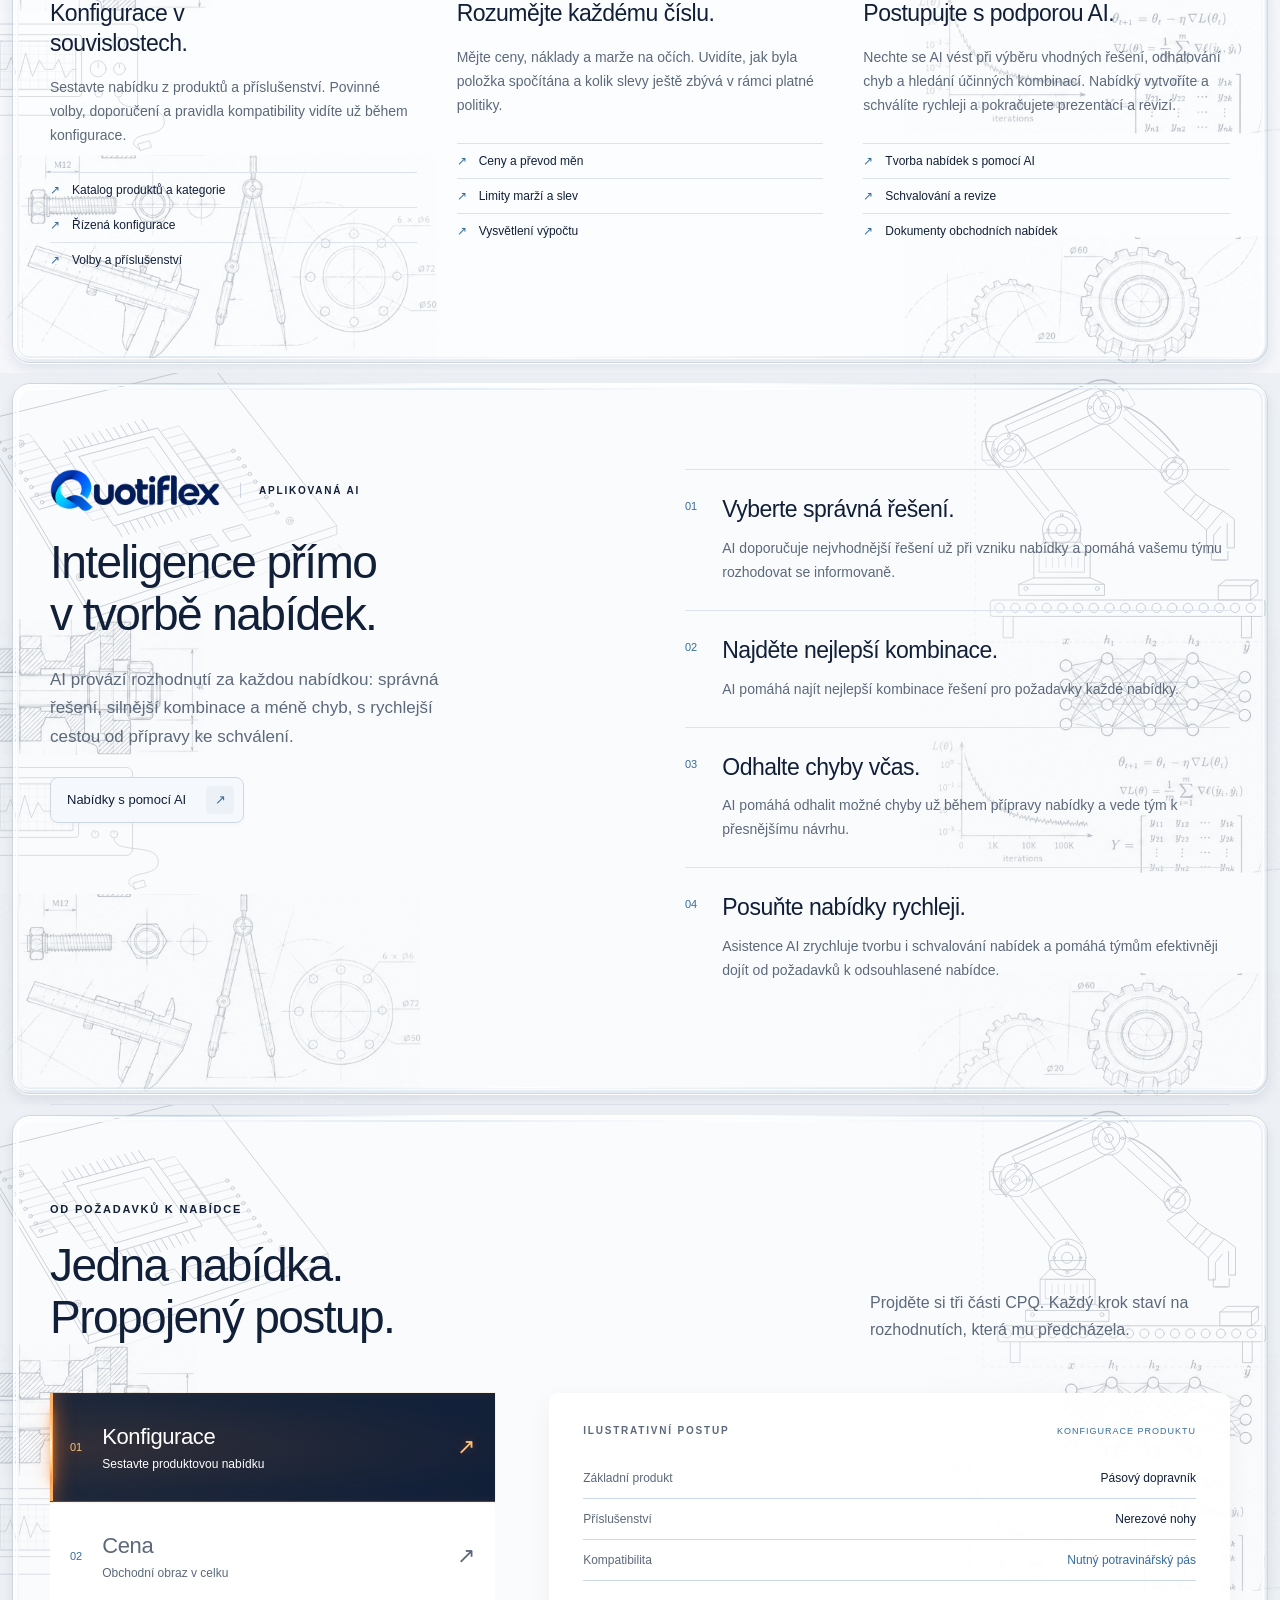
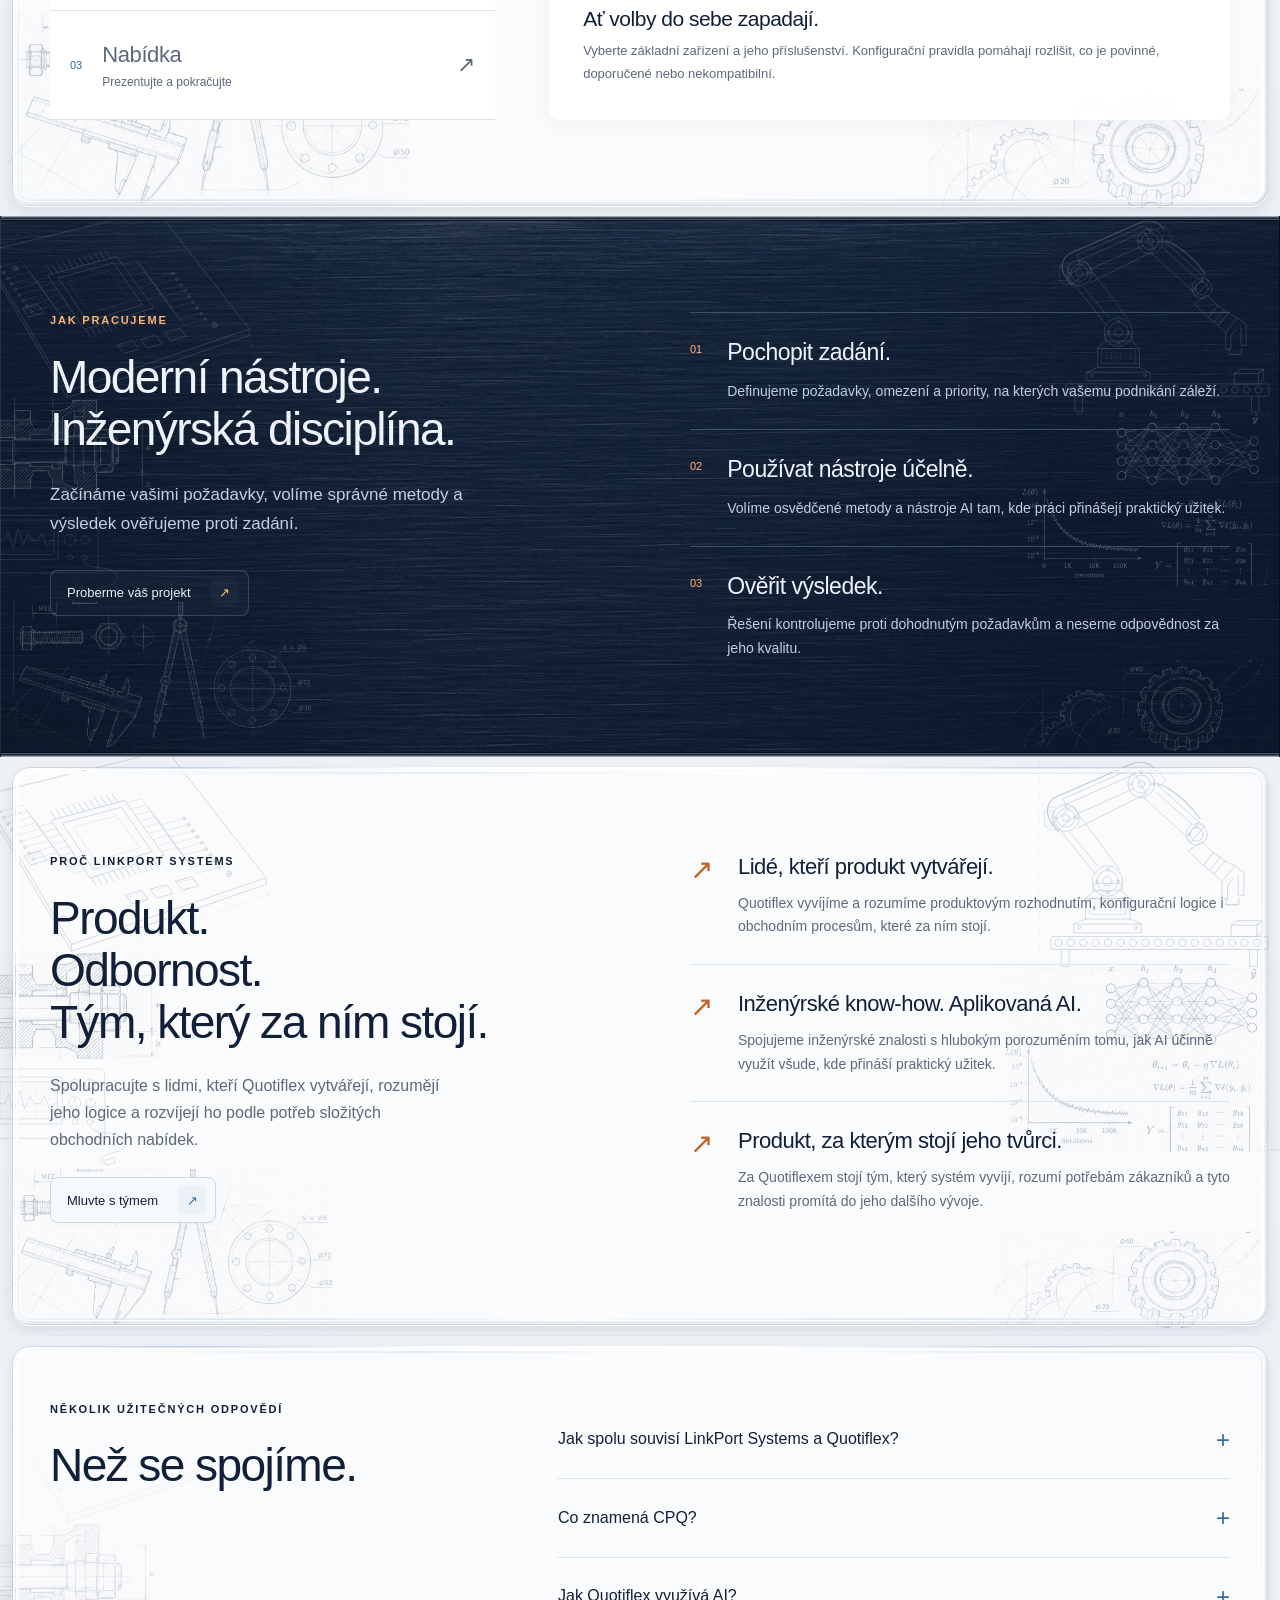
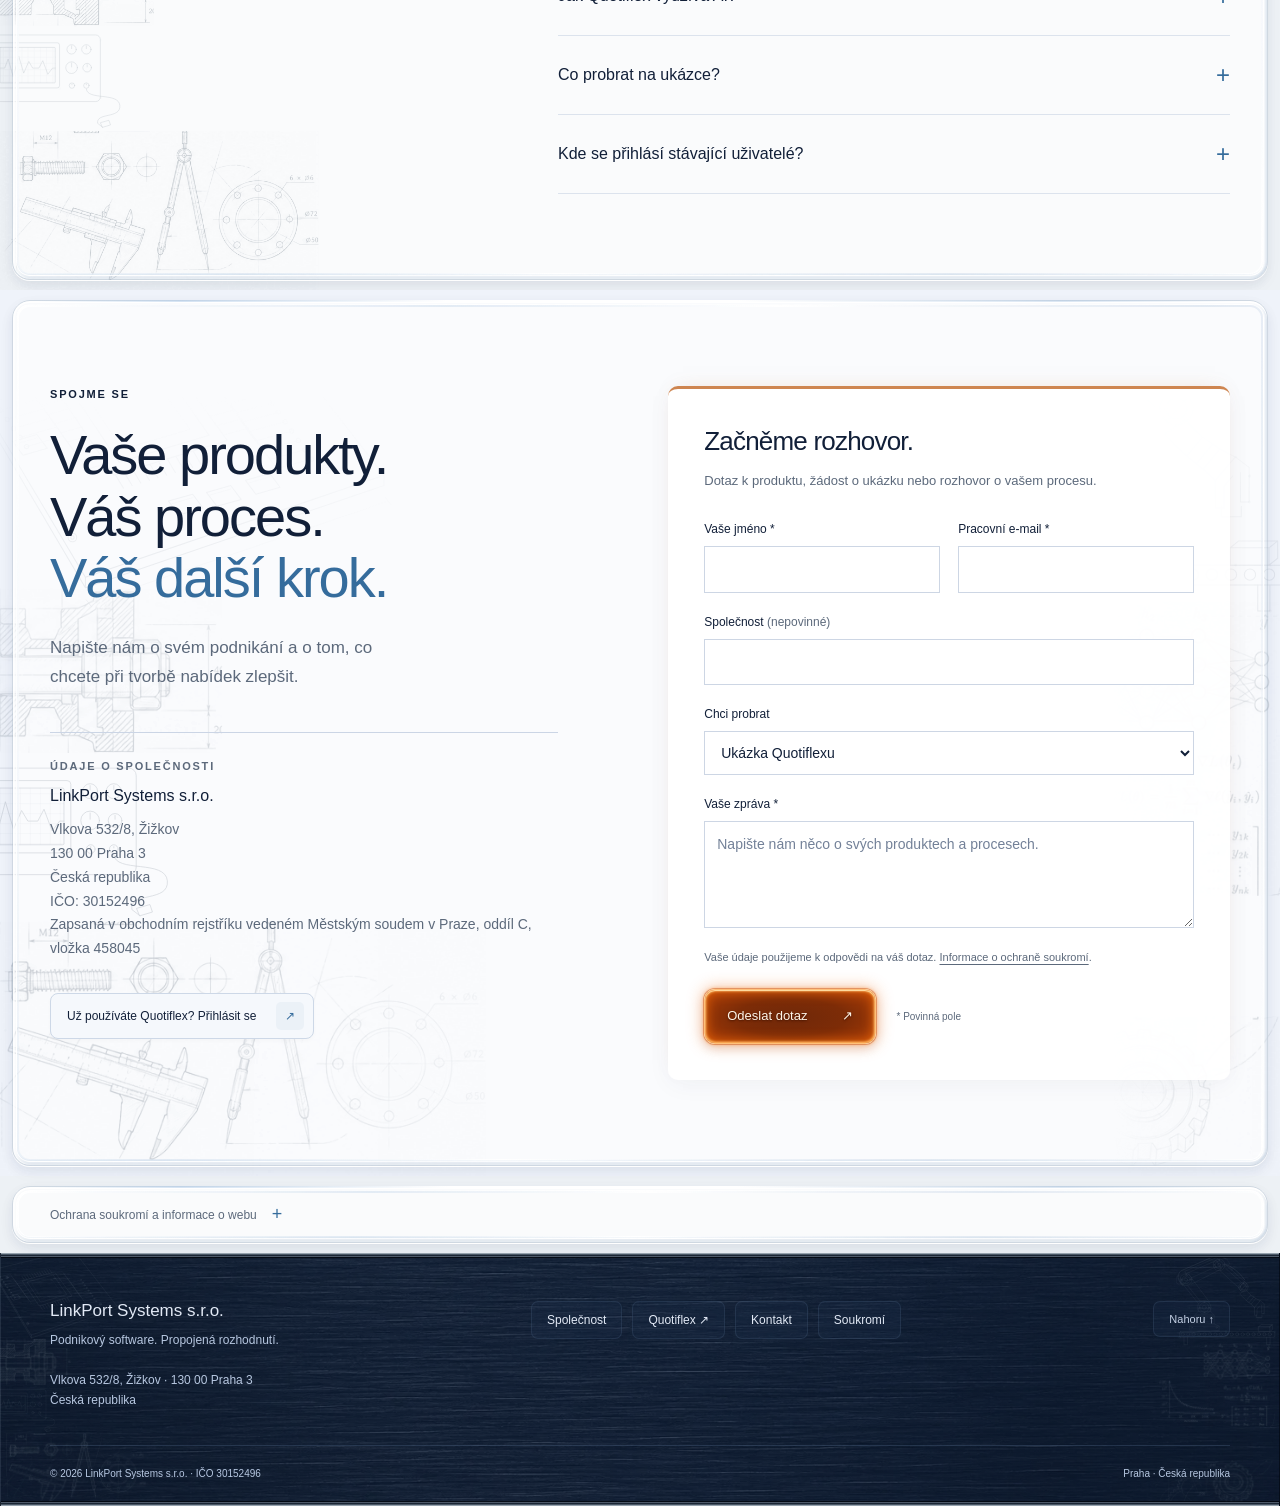
<file: site/cs.html>
<!doctype html>
<html lang="cs" data-background="electronics" data-accent="amber">
<head>
<meta charset="utf-8">
<meta name="viewport" content="width=device-width,initial-scale=1">
<meta name="description" content="LinkPort Systems s.r.o. z Prahy vyvíjí Quotiflex, CPQ software s umělou inteligencí pro výrobce. Spojujeme inženýrské know-how a aplikovanou AI.">
<meta name="theme-color" content="#111f38">
<link rel="canonical" href="https://linkport.cz/cs">
<link rel="alternate" hreflang="en" href="https://linkport.cz/">
<link rel="alternate" hreflang="cs" href="https://linkport.cz/cs">
<link rel="alternate" hreflang="x-default" href="https://linkport.cz/">
<meta property="og:type" content="website">
<meta property="og:site_name" content="LinkPort Systems">
<meta property="og:title" content="LinkPort Systems · CPQ software a aplikovaná AI, Praha">
<meta property="og:description" content="LinkPort Systems s.r.o. z Prahy vyvíjí Quotiflex, CPQ software s umělou inteligencí pro výrobce. Spojujeme inženýrské know-how a aplikovanou AI.">
<meta property="og:url" content="https://linkport.cz/cs">
<meta property="og:locale" content="cs_CZ">
<meta property="og:locale:alternate" content="en_US">
<meta property="og:image" content="https://linkport.cz/assets/og-image-cs.jpg">
<meta property="og:image:width" content="1200">
<meta property="og:image:height" content="630">
<meta property="og:image:alt" content="LinkPort Systems: Složité produkty. Jasná rozhodnutí.">
<meta name="twitter:card" content="summary_large_image">
<link rel="icon" href="favicon.ico" sizes="32x32">
<script type="application/ld+json">
{"@context":"https://schema.org","@graph":[{"@type":"Organization","@id":"https://linkport.cz/#organization","name":"LinkPort Systems","legalName":"LinkPort Systems s.r.o.","url":"https://linkport.cz/","logo":{"@type":"ImageObject","url":"https://linkport.cz/assets/icon-192.png","width":192,"height":192},"image":"https://linkport.cz/assets/og-image.jpg","description":"LinkPort Systems s.r.o. develops Quotiflex, CPQ software with AI for manufacturers.","address":{"@type":"PostalAddress","streetAddress":"Vlkova 532/8","addressLocality":"Praha 3","postalCode":"130 00","addressCountry":"CZ"},"identifier":{"@type":"PropertyValue","propertyID":"IČO","value":"30152496"},"foundingDate":"2026-10-19","brand":{"@type":"Brand","name":"Quotiflex","url":"https://quotiflex.com/","logo":"https://quotiflex.com/img/logo-mark.png"},"sameAs":["https://www.linkedin.com/company/linkport-systems/","https://www.crunchbase.com/organization/linkport-systems"]},{"@type":"WebSite","@id":"https://linkport.cz/#website","url":"https://linkport.cz/","name":"LinkPort Systems","inLanguage":["en","cs"],"publisher":{"@id":"https://linkport.cz/#organization"}},{"@type":"WebPage","@id":"https://linkport.cz/cs","url":"https://linkport.cz/cs","name":"LinkPort Systems · CPQ software a aplikovaná AI, Praha","description":"LinkPort Systems s.r.o. z Prahy vyvíjí Quotiflex, CPQ software s umělou inteligencí pro výrobce. Spojujeme inženýrské know-how a aplikovanou AI.","inLanguage":"cs","isPartOf":{"@id":"https://linkport.cz/#website"},"about":{"@id":"https://linkport.cz/#organization"},"primaryImageOfPage":{"@type":"ImageObject","url":"https://linkport.cz/assets/og-image-cs.jpg"}}]}
</script>
<link rel="icon" type="image/png" sizes="32x32" href="favicon-32.png">
<link rel="icon" type="image/png" sizes="192x192" href="assets/icon-192.png">
<link rel="apple-touch-icon" href="assets/apple-touch-icon.png">
<meta http-equiv="Content-Security-Policy" content="default-src 'self'; script-src 'self'; style-src 'self'; img-src 'self'; connect-src https://formspree.io; frame-src https://www.youtube-nocookie.com; base-uri 'none'; form-action 'none'; object-src 'none'">
<title>LinkPort Systems · CPQ software a aplikovaná AI, Praha</title>
<link rel="stylesheet" href="styles.css?v=226294d9">
<link rel="stylesheet" href="materials.css?v=3d571e49">
<link rel="stylesheet" href="amber.css?v=4a8ba1db">
<script src="amber.js?v=20c097d8" defer></script>
<script src="materials.js?v=33239d38" defer></script>
<script src="cs-script.js?v=e5c4f4aa" defer></script>
<script src="engineering-network.js?v=35864669" defer></script>
<link rel="stylesheet" href="video.css?v=a89edafd">
<script src="cs-video.js?v=e2db7bdb" defer></script>
</head>
<body>
<a class="skip" href="#main">Přejít na obsah</a>
<header class="site-header">
 <div class="header-inner shell">
  <a class="brand" href="#main" aria-label="LinkPort Systems, zpět nahoru"><img src="assets/linkport-logo.webp?v=614a9159" width="430" height="304" alt="LinkPort Systems"></a>
  <button class="menu-toggle" type="button" aria-controls="navigation" aria-expanded="false"><span>Menu</span><span class="menu-symbol" aria-hidden="true">+</span></button>
  <nav id="navigation" aria-label="Hlavní navigace"><a href="#company">Společnost</a><a href="#quotiflex">Quotiflex CPQ</a><a href="#approach">Náš přístup</a><a class="nav-lang" href="./" hreflang="en" lang="en">English</a><a class="nav-contact" href="#contact">Ozvěte se <span aria-hidden="true">↗</span></a></nav>
 </div>
</header>
<main id="main">
 <section class="hero" data-engineering-surface aria-labelledby="hero-title">
<canvas id="engineering-network" data-engineering-canvas class="engineering-network" aria-hidden="true"></canvas>
  <div class="shell hero-grid">
   <div class="hero-copy"><p class="eyebrow copper">INŽENÝRSTVÍ / SOFTWARE / APLIKOVANÁ AI</p><h1 id="hero-title">Složité produkty.<br><span>Jasná rozhodnutí.</span></h1><p class="hero-lead">Do vývoje podnikového softwaru přinášíme hluboké inženýrské znalosti a praktické zvládnutí umělé inteligence.</p><div class="hero-actions"><a class="button button-copper" href="#quotiflex">Poznejte Quotiflex <span aria-hidden="true">↗</span></a><a class="text-link pale" href="#company">Seznamte se s námi <span aria-hidden="true">↓</span></a></div></div>
   <div class="system-diagram" aria-label="Propojený proces: produktová logika, obchodní přehlednost a přesvědčivá nabídka">
    <div class="diagram-label"><span>PROPOJENO OD ZÁKLADU</span><span>LP / SYSTEMS</span></div>
    <div class="system-node"><div class="node-number">01</div><div><p>KONFIGURACE</p><h2>Produktová logika</h2><span>Produkty · Volby · Pravidla</span></div><span class="node-mark" aria-hidden="true">+</span></div>
    <div class="node-path" aria-hidden="true"><span></span>↓</div>
    <div class="system-node"><div class="node-number">02</div><div><p>CENA</p><h2>Obchodní přehlednost</h2><span>Ceny · Marže · Schvalování</span></div><span class="node-mark" aria-hidden="true">=</span></div>
    <div class="node-path" aria-hidden="true"><span></span>↓</div>
    <div class="system-node final-node"><div class="node-number">03</div><div><p>NABÍDKA</p><h2>Přesvědčivá nabídka</h2><span>Jeden propojený proces</span></div><span class="node-mark" aria-hidden="true">↗</span></div>
    <div class="diagram-bottom"><span>Aplikovaná AI. Inženýrský úsudek.</span><span aria-hidden="true">● — ● — ●</span></div>
   </div>
   <p class="hero-note"><span class="tiny-dot" aria-hidden="true"></span>Sídlíme v Praze. Inženýrství v tempu moderního byznysu.</p>
  </div>
 </section>
 <section class="product-intro shell" id="quotiflex" aria-label="Náš produkt, Quotiflex">
  <div class="product-brand"><p class="eyebrow">NÁŠ PRODUKT</p><a class="product-logo-link" href="https://quotiflex.com/#main" rel="noopener" aria-label="Quotiflex: web produktu"><img src="assets/quotiflex-logo.webp?v=4d21fc8a" width="450" height="146" alt="Quotiflex — Flexible and Precise"></a></div>
  <div class="product-intro-copy"><h2>Nabídky s pomocí AI.<br>Obchodní přehlednost.</h2><p>Quotiflex využívá AI při výběru řešení, pomáhá předcházet chybám a hledá nejlepší kombinace pro každou nabídku. Tvorba i schvalování nabídek jsou tak rychlejší.</p></div>
  <a class="text-link" href="https://quotiflex.com/" rel="noopener">Web produktu <span aria-hidden="true">↗</span></a>
  <div class="product-video" data-video-library>
   <span class="video-anchor" id="video-deal-journal"></span>
   <span class="video-anchor" id="video-accessory-rules"></span>
   <span class="video-anchor" id="video-customer-document"></span>
   <span class="video-anchor" id="video-discount-approval"></span>
   <span class="video-anchor" id="video-rules-editor"></span>
   <a class="video-poster" href="https://www.youtube.com/watch?v=badr2H-frKE" data-youtube="badr2H-frKE" aria-label="Přehrát video: Poznámky z jednání se zákazníkem jako změny nabídky, 1 minuta 11 sekund"><img src="assets/video-1-1280.webp" srcset="assets/video-1-640.webp 640w, assets/video-1-1280.webp 1280w, assets/video-1-1920.webp 1920w" sizes="(min-width: 1276px) 1180px, (min-width: 1001px) calc(100vw - 96px), (min-width: 761px) calc(100vw - 64px), calc(100vw - 40px)" width="1280" height="720" loading="lazy" decoding="async" alt=""><span class="video-play" aria-hidden="true"><span class="video-play-dot"></span><span class="video-play-label">Přehrát video</span> <span class="video-time">1:11</span></span></a>
   <div class="product-video-copy"><p class="eyebrow" data-video-topic>Deník obchodu</p><h3 data-video-title>Poznámky z jednání se zákazníkem jako změny nabídky.</h3><p data-video-desc>Poznámku napíšete jako vždy. Jedním kliknutím AI navrhne změny nabídky, úpravy shrnutí obchodu a úkol, každý návrh i s větou, ze které vychází. Pravidla každý návrh zkontrolují a vy rozhodnete, co použít.</p><div class="product-video-links"><a class="text-link" href="https://www.youtube.com/watch?v=badr2H-frKE" rel="noopener" data-video-watch>Sledovat na YouTube <span aria-hidden="true">↗</span></a><a class="text-link" href="https://quotiflex.com/#videos" rel="noopener">Všechna videa Quotiflex <span aria-hidden="true">↗</span></a></div></div>
   <ol class="video-list" aria-label="Všechna videa Quotiflex">
    <li><a class="video-item" data-anchor="video-deal-journal" href="https://www.youtube.com/watch?v=badr2H-frKE" data-youtube="badr2H-frKE" data-poster="assets/video-1" data-length="1:11" data-length-label="1 minuta 11 sekund" data-desc="Poznámku napíšete jako vždy. Jedním kliknutím AI navrhne změny nabídky, úpravy shrnutí obchodu a úkol, každý návrh i s větou, ze které vychází. Pravidla každý návrh zkontrolují a vy rozhodnete, co použít." aria-current="true"><span class="video-thumb"><img src="assets/video-1-640.webp" width="640" height="360" loading="lazy" decoding="async" alt=""></span><span class="video-item-text"><span class="video-item-topic">Deník obchodu</span><span class="video-item-title">Poznámky z jednání se zákazníkem jako změny nabídky.</span><span class="video-item-time">1:11</span></span></a></li>
    <li><a class="video-item" data-anchor="video-accessory-rules" href="https://www.youtube.com/watch?v=MtIPMK0WYl4" data-youtube="MtIPMK0WYl4" data-poster="assets/video-2" data-length="1:26" data-length-label="1 minuta 26 sekund" data-desc="Přidáte stroj a jeho obvyklé příslušenství přijde s ním. Každá volba ukazuje cenový rozdíl a pravidlo, které za ní stojí. Odeberete něco povinného a nabídka to hned ukáže. Abyste to mohli vynechat, uvedete důvod a ten zůstane u nabídky pod vaším jménem."><span class="video-thumb"><img src="assets/video-2-640.webp" width="640" height="360" loading="lazy" decoding="async" alt=""></span><span class="video-item-text"><span class="video-item-topic">Pravidla příslušenství</span><span class="video-item-title">Na příslušenství v nabídce už nezapomenete.</span><span class="video-item-time">1:26</span></span></a></li>
    <li><a class="video-item" data-anchor="video-customer-document" href="https://www.youtube.com/watch?v=ibBX01Tvq2s" data-youtube="ibBX01Tvq2s" data-poster="assets/video-3" data-length="1:30" data-length-label="1 minuta 30 sekund" data-desc="Nabídka se otevře jako dokument, který bude číst váš zákazník: dva jazyky vedle sebe, každý stroj s popisem, obrázky a cenou. Co jste odeslali, zůstane přesně tak, jak jste to odeslali. Text změníte kliknutím a psaním; ceny přicházejí z nabídky, takže nikdo nenapíše špatné číslo. Pro zákazníka v Číně čínština pod angličtinou."><span class="video-thumb"><img src="assets/video-3-640.webp" width="640" height="360" loading="lazy" decoding="async" alt=""></span><span class="video-item-text"><span class="video-item-topic">Dokument pro zákazníka</span><span class="video-item-title">Dokument, který čte váš zákazník.</span><span class="video-item-time">1:30</span></span></a></li>
    <li><a class="video-item" data-anchor="video-discount-approval" href="https://www.youtube.com/watch?v=pZ0uJ2PU5Hw" data-youtube="pZ0uJ2PU5Hw" data-poster="assets/video-4" data-length="1:24" data-length-label="1 minuta 24 sekund" data-desc="Pod cenovým minimem nabídka srozumitelně řekne proč a její hlavní tlačítko požádá o schválení. Požádáte s odůvodněním a nabídka čeká, jen pro čtení, dokud někdo nerozhodne. Schvalovatel vidí rozdíl v penězích, nejen v procentech, a rozhodne s odůvodněním jedním kliknutím. Obchodník se to dozví okamžitě."><span class="video-thumb"><img src="assets/video-4-640.webp" width="640" height="360" loading="lazy" decoding="async" alt=""></span><span class="video-item-text"><span class="video-item-topic">Schvalování slev</span><span class="video-item-title">Kontrola marže bez brzdění prodeje.</span><span class="video-item-time">1:24</span></span></a></li>
    <li><a class="video-item" data-anchor="video-rules-editor" href="https://www.youtube.com/watch?v=KLOuoogjV6I" data-youtube="KLOuoogjV6I" data-poster="assets/video-5" data-length="1:35" data-length-label="1 minuta 35 sekund" data-desc="Pravidlo popíšete jednou větou a AI ho jako návrh rozepíše do vašich polí. Zkontrolujete ho, vyzkoušíte na skutečné nabídce a ještě před uložením uvidíte každou otevřenou nabídku, kterou by změnilo. Vlastník každé dotčené nabídky dostane upozornění a jedním kliknutím ji aktualizuje."><span class="video-thumb"><img src="assets/video-5-640.webp" width="640" height="360" loading="lazy" decoding="async" alt=""></span><span class="video-item-text"><span class="video-item-topic">Editor pravidel</span><span class="video-item-title">Pravidla produktů změníte bez vývojáře.</span><span class="video-item-time">1:35</span></span></a></li>
   </ol>
   <p class="video-note">Videa jsou v angličtině a přehrávají se z YouTube v režimu rozšířeného soukromí, a to až po stisknutí tlačítka přehrát.</p>
  </div>
 </section>
 <section class="company section shell" id="company" aria-labelledby="company-title">
  <div class="section-heading"><p class="eyebrow">SPOLEČNOST ZA QUOTIFLEXEM</p><h2 id="company-title">Inženýrské know-how.<br>Aplikovaná AI.</h2></div>
  <div class="company-copy"><p class="large-copy">LinkPort Systems s.r.o. vyvíjí a uvádí na trh Quotiflex CPQ, který v jednom procesu tvorby nabídek spojuje konfiguraci produktů, obchodní kontrolu a asistenci AI.</p><p>Vývoj v oblasti AI sledujeme do hloubky a průběžně vyhodnocujeme, jak jej využít co nejúčinněji. Tyto znalosti přenášíme do našich produktů i pracovních postupů všude, kde přinášejí praktický užitek: zvyšují produktivitu a inženýrská kvalita přitom zůstává na prvním místě.</p><div class="company-footnote"><span class="label">NAŠE ZAMĚŘENÍ</span><span>Inženýrské know-how · Aplikovaná AI · Podnikový software</span></div></div>
 </section>
 <section class="capabilities section" id="capabilities" aria-labelledby="capabilities-title">
  <div class="shell"><div class="section-top"><div><div class="product-section-label"><a class="section-product-mark product-logo-link" href="https://quotiflex.com/#main" aria-label="Quotiflex: web produktu"><img src="assets/quotiflex-logo.webp?v=4d21fc8a" width="450" height="146" alt="Quotiflex"></a><span class="eyebrow">CPQ</span></div><h2 id="capabilities-title">Na detailech záleží.<br>Držte je propojené.</h2></div><p class="section-description">Společný pracovní prostor pro obchod, konstrukci a finance, od výběru produktu po další revizi.</p></div>
   <div class="capability-grid">
    <article><span class="capability-index">01 / PRODUKT</span><h3>Konfigurace v souvislostech.</h3><p>Sestavte nabídku z produktů a příslušenství. Povinné volby, doporučení a pravidla kompatibility vidíte už během konfigurace.</p><ul><li>Katalog produktů a kategorie</li><li>Řízená konfigurace</li><li>Volby a příslušenství</li></ul></article>
    <article><span class="capability-index">02 / OBCHOD</span><h3>Rozumějte každému číslu.</h3><p>Mějte ceny, náklady a marže na očích. Uvidíte, jak byla položka spočítána a kolik slevy ještě zbývá v rámci platné politiky.</p><ul><li>Ceny a převod měn</li><li>Limity marží a slev</li><li>Vysvětlení výpočtu</li></ul></article>
    <article><span class="capability-index">03 / NABÍDKA</span><h3>Postupujte s podporou AI.</h3><p>Nechte se AI vést při výběru vhodných řešení, odhalování chyb a hledání účinných kombinací. Nabídky vytvoříte a schválíte rychleji a pokračujete prezentací a revizí.</p><ul><li>Tvorba nabídek s pomocí AI</li><li>Schvalování a revize</li><li>Dokumenty obchodních nabídek</li></ul></article>
   </div>
  </div>
 </section>
 <section class="ai-support section shell" id="applied-ai" aria-labelledby="ai-title">
  <div class="section-heading"><div class="product-section-label"><a class="section-product-mark product-logo-link" href="https://quotiflex.com/#main" aria-label="Quotiflex: web produktu"><img src="assets/quotiflex-logo.webp?v=4d21fc8a" width="450" height="146" alt="Quotiflex"></a><span class="eyebrow">APLIKOVANÁ AI</span></div><h2 id="ai-title">Inteligence přímo<br>v tvorbě nabídek.</h2><p class="ai-intro">AI provází rozhodnutí za každou nabídkou: správná řešení, silnější kombinace a méně chyb, s rychlejší cestou od přípravy ke schválení.</p><a class="text-link" href="#contact">Nabídky s pomocí AI <span aria-hidden="true">↗</span></a></div>
  <div class="ai-benefits"><article><span>01</span><div><h3>Vyberte správná řešení.</h3><p>AI doporučuje nejvhodnější řešení už při vzniku nabídky a pomáhá vašemu týmu rozhodovat se informovaně.</p></div></article><article><span>02</span><div><h3>Najděte nejlepší kombinace.</h3><p>AI pomáhá najít nejlepší kombinace řešení pro požadavky každé nabídky.</p></div></article><article><span>03</span><div><h3>Odhalte chyby včas.</h3><p>AI pomáhá odhalit možné chyby už během přípravy nabídky a vede tým k přesnějšímu návrhu.</p></div></article><article><span>04</span><div><h3>Posuňte nabídky rychleji.</h3><p>Asistence AI zrychluje tvorbu i schvalování nabídek a pomáhá týmům efektivněji dojít od požadavků k odsouhlasené nabídce.</p></div></article></div>
 </section>
 <section class="workflow section shell" aria-labelledby="workflow-title">
  <div class="section-top"><div><p class="eyebrow">OD POŽADAVKŮ K NABÍDCE</p><h2 id="workflow-title">Jedna nabídka.<br>Propojený postup.</h2></div><p class="section-description">Projděte si tři části CPQ. Každý krok staví na rozhodnutích, která mu předcházela.</p></div>
  <div class="workflow-layout">
   <div class="workflow-controls" role="tablist" aria-label="Postup CPQ" aria-orientation="vertical">
    <button type="button" id="configure-tab" role="tab" aria-selected="true" aria-controls="workflow-panel" data-step="configure"><span class="step-number">01</span><span><strong>Konfigurace</strong><small>Sestavte produktovou nabídku</small></span><span class="step-arrow" aria-hidden="true">↗</span></button>
    <button type="button" id="price-tab" role="tab" aria-selected="false" aria-controls="workflow-panel" data-step="price" tabindex="-1"><span class="step-number">02</span><span><strong>Cena</strong><small>Obchodní obraz v celku</small></span><span class="step-arrow" aria-hidden="true">↗</span></button>
    <button type="button" id="quote-tab" role="tab" aria-selected="false" aria-controls="workflow-panel" data-step="quote" tabindex="-1"><span class="step-number">03</span><span><strong>Nabídka</strong><small>Prezentujte a pokračujte</small></span><span class="step-arrow" aria-hidden="true">↗</span></button>
   </div>
   <div class="workflow-panel" id="workflow-panel" role="tabpanel" aria-labelledby="configure-tab" tabindex="0">
    <div class="workflow-caption"><span class="eyebrow">ILUSTRATIVNÍ POSTUP</span><span class="workflow-state" id="workflow-state">KONFIGURACE PRODUKTU</span></div>
    <div id="workflow-example" class="workflow-example"><div class="example-row"><span>Základní produkt</span><strong>Pásový dopravník</strong></div><div class="example-row"><span>Příslušenství</span><strong>Nerezové nohy</strong></div><div class="example-row"><span>Kompatibilita</span><strong class="teal-text">Nutný potravinářský pás</strong></div></div>
    <div class="workflow-explanation" aria-live="polite"><h3 id="workflow-detail-title">Ať volby do sebe zapadají.</h3><p id="workflow-detail-text">Vyberte základní zařízení a jeho příslušenství. Konfigurační pravidla pomáhají rozlišit, co je povinné, doporučené nebo nekompatibilní.</p></div>
   </div>
  </div>
 </section>
 <section class="approach section" id="approach" data-engineering-surface aria-labelledby="approach-title"><canvas id="approach-network" data-engineering-canvas class="engineering-network" aria-hidden="true"></canvas><div class="shell approach-layout">
  <div><p class="eyebrow copper">JAK PRACUJEME</p><h2 id="approach-title">Moderní nástroje.<br>Inženýrská disciplína.</h2><p class="approach-lead">Začínáme vašimi požadavky, volíme správné metody a výsledek ověřujeme proti zadání.</p><a class="text-link pale" href="#contact">Proberme váš projekt <span aria-hidden="true">↗</span></a></div>
  <div class="principles"><article><span>01</span><div><h3>Pochopit zadání.</h3><p>Definujeme požadavky, omezení a priority, na kterých vašemu podnikání záleží.</p></div></article><article><span>02</span><div><h3>Používat nástroje účelně.</h3><p>Volíme osvědčené metody a nástroje AI tam, kde práci přinášejí praktický užitek.</p></div></article><article><span>03</span><div><h3>Ověřit výsledek.</h3><p>Řešení kontrolujeme proti dohodnutým požadavkům a neseme odpovědnost za jeho kvalitu.</p></div></article></div>
 </div></section>
 <section class="fit section shell" id="why-linkport" aria-labelledby="fit-title"><div class="section-heading"><p class="eyebrow">PROČ LINKPORT SYSTEMS</p><h2 id="fit-title">Produkt.<br>Odbornost.<br>Tým, který za ním stojí.</h2><p>Spolupracujte s lidmi, kteří Quotiflex vytvářejí, rozumějí jeho logice a rozvíjejí ho podle potřeb složitých obchodních nabídek.</p><a class="text-link why-contact" href="#contact">Mluvte s týmem <span aria-hidden="true">↗</span></a></div><div class="fit-list"><article><span class="fit-arrow" aria-hidden="true">↗</span><div><h3>Lidé, kteří produkt vytvářejí.</h3><p>Quotiflex vyvíjíme a rozumíme produktovým rozhodnutím, konfigurační logice i obchodním procesům, které za ním stojí.</p></div></article><article><span class="fit-arrow" aria-hidden="true">↗</span><div><h3>Inženýrské know-how. Aplikovaná AI.</h3><p>Spojujeme inženýrské znalosti s hlubokým porozuměním tomu, jak AI účinně využít všude, kde přináší praktický užitek.</p></div></article><article><span class="fit-arrow" aria-hidden="true">↗</span><div><h3>Produkt, za kterým stojí jeho tvůrci.</h3><p>Za Quotiflexem stojí tým, který systém vyvíjí, rozumí potřebám zákazníků a tyto znalosti promítá do jeho dalšího vývoje.</p></div></article></div></section>
 <section class="faq section shell" aria-labelledby="faq-title"><div><p class="eyebrow">NĚKOLIK UŽITEČNÝCH ODPOVĚDÍ</p><h2 id="faq-title">Než se spojíme.</h2></div><div class="faq-list">
  <details><summary>Jak spolu souvisí LinkPort Systems a Quotiflex?<span aria-hidden="true">+</span></summary><p>LinkPort Systems s.r.o. je společnost, která stojí za Quotiflex CPQ. Tento web představuje společnost; web Quotiflex se věnuje produktu a jeho možnostem.</p></details>
  <details><summary>Co znamená CPQ?<span aria-hidden="true">+</span></summary><p>CPQ znamená Configure, Price, Quote, tedy konfigurace, cena, nabídka: výběr správné konfigurace produktu, výpočet obchodních podmínek a vytvoření strukturované nabídky.</p></details>
  <details><summary>Jak Quotiflex využívá AI?<span aria-hidden="true">+</span></summary><p>AI při tvorbě nabídky doporučuje vhodná řešení, pomáhá předcházet chybám a hledá nejlepší kombinace. Také zrychluje přípravu a schvalování nabídek. Tyto funkce jsou přímo součástí Quotiflexu.</p></details>
  <details><summary>Co probrat na ukázce?<span aria-hidden="true">+</span></summary><p>Vaše produktové řady, ceny a schvalování; jak by asistence AI mohla podpořit vaši tvorbu nabídek; a co musí obsahovat výsledná nabídka. Dobrým výchozím bodem je typický produkt nebo nabídka.</p></details>
  <details><summary>Kde se přihlásí stávající uživatelé?<span aria-hidden="true">+</span></summary><p>Stávající uživatelé se mohou <a href="https://app.quotiflex.com/" rel="noopener">přihlásit do aplikace Quotiflex</a> názvem společnosti a přihlašovacími údaji, které jim po registraci jejich společnosti v systému předá správce systému Quotiflex.</p></details>
 </div></section>
 <section class="contact section" id="contact" aria-labelledby="contact-title"><div class="shell contact-layout">
  <div class="contact-copy"><p class="eyebrow">SPOJME SE</p><h2 id="contact-title">Vaše produkty.<br>Váš proces.<br><span>Váš další krok.</span></h2><p>Napište nám o svém podnikání a o tom, co chcete při tvorbě nabídek zlepšit.</p><div class="registered-address"><span class="label">ÚDAJE O SPOLEČNOSTI</span><strong>LinkPort Systems s.r.o.</strong><address>Vlkova 532/8, Žižkov<br>130 00 Praha 3<br>Česká republika<br>IČO: 30152496<br>Zapsaná v obchodním rejstříku vedeném Městským soudem v Praze, oddíl C, vložka 458045</address></div><a class="text-link" href="https://app.quotiflex.com/" rel="noopener">Už používáte Quotiflex? Přihlásit se <span aria-hidden="true">↗</span></a></div>
  <form id="contact-form" novalidate aria-labelledby="form-title"><h3 id="form-title">Začněme rozhovor.</h3><p class="form-intro">Dotaz k produktu, žádost o ukázku nebo rozhovor o vašem procesu.</p><div class="form-grid"><div class="field"><label for="contact-name">Vaše jméno <span aria-hidden="true">*</span></label><input id="contact-name" name="name" autocomplete="name" required maxlength="150" aria-describedby="name-error"><span class="field-error" id="name-error" hidden>Zadejte prosím své jméno.</span></div><div class="field"><label for="contact-email">Pracovní e-mail <span aria-hidden="true">*</span></label><input id="contact-email" name="email" type="email" autocomplete="email" required maxlength="254" aria-describedby="email-error"><span class="field-error" id="email-error" hidden>Zadejte prosím platnou e-mailovou adresu.</span></div></div><div class="field"><label for="contact-company">Společnost <span class="optional">(nepovinné)</span></label><input id="contact-company" name="company" autocomplete="organization" maxlength="200"></div><div class="field"><label for="contact-topic">Chci probrat</label><select id="contact-topic" name="topic"><option>Ukázka Quotiflexu</option><option>Možnosti produktu</option><option>Dotaz na společnost</option><option>Něco jiného</option></select></div><div class="field"><label for="contact-message">Vaše zpráva <span aria-hidden="true">*</span></label><textarea id="contact-message" name="message" rows="4" required maxlength="4000" aria-describedby="message-error" placeholder="Napište nám něco o svých produktech a procesech."></textarea><span class="field-error" id="message-error" hidden>Napište prosím zprávu.</span></div><div class="honeypot" aria-hidden="true"><label for="website">Toto pole nechte prázdné</label><input id="website" name="_gotcha" tabindex="-1" autocomplete="off"></div><p class="form-privacy">Vaše údaje použijeme k odpovědi na váš dotaz. <a href="#privacy">Informace o ochraně soukromí</a>.</p><div class="form-submit"><button class="button button-dark" type="submit">Odeslat dotaz <span aria-hidden="true">↗</span></button><span class="required-note">* Povinná pole</span></div><p id="form-status" class="form-status" role="status" aria-live="polite"></p><noscript><p>Pro odeslání formuláře zapněte JavaScript, nebo použijte <a href="https://quotiflex.com/#contact">kontaktní formulář Quotiflex</a>.</p></noscript></form>
 </div></section>
 <section class="privacy shell" id="privacy" aria-labelledby="privacy-title"><details><summary id="privacy-title">Ochrana soukromí a informace o webu <span aria-hidden="true">+</span></summary><div><p>Za osobní údaje odeslané tímto kontaktním formulářem odpovídá LinkPort Systems s.r.o., IČO 30152496, Vlkova 532/8, Žižkov, 130 00 Praha 3. Vaše jméno, e-mailovou adresu, případně název společnosti a zprávu používáme k odpovědi na váš dotaz.</p><p>S dotazy k odeslaným údajům nebo s žádostí o jejich výmaz se na nás obraťte formulářem výše.</p><p>Video na této stránce se přehrává z YouTube v režimu rozšířeného soukromí (youtube-nocookie.com), a to až po stisknutí tlačítka přehrát; předtím se z YouTube nic nenačítá. Na video se pak vztahují zásady ochrany soukromí YouTube.</p><p>Odkazy na této stránce mohou vést na externí weby s vlastními pravidly ochrany soukromí.</p></div></details></section>
</main>
<footer class="site-footer"><div class="shell footer-top"><div><strong>LinkPort Systems s.r.o.</strong><p>Podnikový software. Propojená rozhodnutí.</p><address class="footer-address">Vlkova 532/8, Žižkov · 130 00 Praha 3<br>Česká republika</address></div><nav aria-label="Navigace v patičce"><a href="#company">Společnost</a><a href="https://quotiflex.com/" rel="noopener">Quotiflex ↗</a><a href="#contact">Kontakt</a><a href="#privacy">Soukromí</a></nav><a href="#main" class="back-top">Nahoru ↑</a></div><div class="shell footer-bottom"><span>© <span id="year">2026</span> LinkPort Systems s.r.o. · IČO 30152496</span><span>Praha · Česká republika</span></div></footer>
</body>
</html>
</file>
<file: site/styles.css>
:root{--ink:#111f38;--deep:#0c172c;--copper:#c98b64;--teal:#356c9c;--paper:#fff;--muted:#5c697b;--line:#dce3ed;--soft:#f5f7fb;font-family:Arial,Helvetica,sans-serif;color:var(--ink);background:var(--paper);font-synthesis:none}
*{box-sizing:border-box}html{scroll-behavior:smooth;scroll-padding-top:115px}body{margin:0}button,input,textarea,select{font:inherit}button,a,input,textarea,select{-webkit-tap-highlight-color:transparent}a{color:inherit;text-decoration:none}button,a{touch-action:manipulation}a:focus-visible,button:focus-visible,input:focus-visible,textarea:focus-visible,select:focus-visible,summary:focus-visible,[tabindex]:focus-visible{outline:3px solid var(--teal);outline-offset:5px}button{cursor:pointer}img{display:block;max-width:100%;height:auto}h1,h2,h3,p{margin:0}h1,h2,h3{font-weight:500}p{line-height:1.7}h2{font-size:clamp(32px,3.6vw,47px);line-height:1.13;letter-spacing:-1.6px}h3{font-size:23px;line-height:1.3;letter-spacing:-.5px}.shell{width:min(1180px,calc(100% - 96px));margin-inline:auto}.section{padding-block:96px}.eyebrow,.label{font-size:11px;line-height:1.5;font-weight:600;letter-spacing:1.8px}.eyebrow{margin-bottom:22px}.copper{color:#dfad92}.label{color:var(--muted)}.skip{position:absolute;top:0;left:16px;transform:translateY(-150%);background:#fff;color:var(--ink);padding:15px;z-index:20}.skip:focus{transform:translateY(0)}
.site-header{background:#fff;border-bottom:1px solid var(--line);position:sticky;top:0;z-index:10}.header-inner{display:flex;align-items:center;justify-content:space-between;gap:32px;height:114px}.brand{width:143px;flex-shrink:0}.brand img{width:143px;height:101px;object-fit:contain}.site-header nav{display:flex;align-items:center;gap:35px;font-size:13px}.site-header nav a{padding:14px 0}.site-header nav a:hover{color:var(--teal)}.site-header .nav-contact{display:flex;gap:32px;margin-left:24px;border-bottom:1px solid var(--ink)}.menu-toggle{display:none}.hero{background:var(--ink);color:#f6f8fc;padding:84px 0 66px}.hero-grid{display:grid;grid-template-columns:1.16fr 1fr;align-items:center;gap:70px}.hero h1{font-size:clamp(46px,5vw,68px);line-height:1.07;letter-spacing:-3px;margin-bottom:26px}.hero h1 span{color:var(--copper)}.hero-lead{font-size:19px;line-height:1.6;max-width:460px;color:#d6deec}.hero-actions{display:flex;align-items:center;flex-wrap:wrap;gap:24px;margin-top:34px}.button{display:inline-flex;align-items:center;justify-content:space-between;gap:35px;padding:18px 22px;font-size:13px;line-height:1.3;border:1px solid transparent;font-weight:500;transition:background .2s,transform .2s}.button:hover{transform:translateY(-2px)}.button-copper{background:var(--copper);color:var(--deep)}.button-copper:hover{background:#dca17b}.button-dark{background:var(--ink);color:#fff}.button-dark:hover{background:#253c60}.button:disabled{opacity:.65;transform:none;cursor:wait}.text-link{display:inline-flex;align-items:center;gap:18px;font-size:13px;border-bottom:1px solid #a4afbf;padding-bottom:8px;line-height:1.5}.text-link:hover{color:var(--teal);border-color:var(--teal)}.text-link.pale{color:#e9edf5;border-color:#7589a9}.hero-note{display:flex;align-items:flex-start;gap:9px;font-size:11px;color:#b6c4d9;margin-top:40px}.tiny-dot{height:6px;width:6px;border-radius:50%;background:#66a9e7;flex-shrink:0;margin-top:7px}.system-diagram{background:#172a47;border:1px solid #3a5276;padding:27px}.diagram-label{display:flex;justify-content:space-between;gap:16px;color:#bbcae1;font-size:10px;letter-spacing:1.4px;margin-bottom:24px}.system-node{display:flex;align-items:center;gap:16px;background:#203958;padding:22px 19px;border-left:3px solid #5a9bce}.node-number{font-size:11px;color:#aac5e5;align-self:flex-start;padding-top:3px}.system-node p{font-size:10px;letter-spacing:1.5px;color:#bdd1eb;line-height:1.3;margin-bottom:8px}.system-node h2{font-size:24px;letter-spacing:-.5px;margin-bottom:9px}.system-node div>span{font-size:11px;color:#cbd8ec}.node-mark{margin-left:auto;font-size:25px;color:#a5c4e9}.node-path{display:flex;flex-direction:column;align-items:center;height:36px;font-size:17px;color:#a3badb;padding-top:4px}.node-path span{height:10px;width:1px;background:#6480a5}.final-node{border-color:var(--copper);background:#2a3145}.final-node p,.final-node .node-mark{color:#dfb18e}.diagram-bottom{display:flex;justify-content:space-between;gap:12px;font-size:10px;color:#b6c7df;margin-top:23px}
.product-intro{display:flex;align-items:center;gap:40px;padding-block:45px;border-bottom:1px solid var(--line);flex-wrap:wrap}.product-brand{width:240px;flex-shrink:0}.product-brand .eyebrow{margin-bottom:16px}.product-brand img{width:240px}.product-intro-copy{flex:1;min-width:250px}.product-intro-copy h2{font-size:27px;letter-spacing:-.8px;margin-bottom:10px}.product-intro-copy p{font-size:14px;max-width:350px;color:var(--muted)}.product-intro>.text-link{margin-left:auto;white-space:nowrap}.company{display:grid;grid-template-columns:1fr 1fr;gap:90px}.company-copy .large-copy{font-size:22px;line-height:1.5;color:var(--ink);margin-bottom:24px}.company-copy>p{font-size:15px;color:var(--muted)}.company-footnote{display:flex;flex-direction:column;gap:12px;border-top:1px solid var(--line);padding-top:22px;margin-top:28px;font-size:12px;line-height:1.7}.capabilities{background:var(--soft)}.section-top{display:flex;align-items:flex-end;justify-content:space-between;gap:50px;margin-bottom:50px}.section-description{font-size:16px;color:var(--muted);max-width:360px}.capability-grid{display:grid;grid-template-columns:repeat(3,1fr);gap:40px}.capability-grid article{border-top:2px solid var(--teal);padding-top:25px}.capability-index{font-size:11px;font-weight:600;letter-spacing:1.4px;color:var(--teal)}.capability-grid h3{margin:22px 0 17px;max-width:260px}.capability-grid p{font-size:14px;color:var(--muted)}.capability-grid ul{padding:0;margin:25px 0 0;list-style:none;font-size:12px}.capability-grid li{padding:10px 0;border-top:1px solid var(--line)}.capability-grid li:before{content:'↗';color:var(--teal);margin-right:12px}
.workflow-layout{display:grid;grid-template-columns:.85fr 1.3fr;gap:54px}.workflow-controls{display:flex;flex-direction:column}.workflow-controls button{display:flex;text-align:left;align-items:center;gap:20px;color:var(--muted);background:#fff;border:0;border-bottom:1px solid var(--line);padding:25px 20px;min-height:109px;transition:background .2s}.workflow-controls button[aria-selected=true]{background:var(--ink);color:#fff;border-color:var(--ink)}.step-number{font-size:11px;color:var(--teal)}[aria-selected=true] .step-number{color:#dfad92}.workflow-controls strong{font-size:22px;font-weight:500;display:block;letter-spacing:-.4px}.workflow-controls small{display:block;font-size:12px;margin-top:7px}.step-arrow{margin-left:auto;font-size:22px}.workflow-panel{background:#f0f4fa;padding:30px 34px;min-height:327px}.workflow-caption{display:flex;align-items:center;justify-content:space-between;gap:18px;flex-wrap:wrap;margin-bottom:20px}.workflow-caption .eyebrow{margin:0;font-size:10px;color:var(--muted)}.workflow-state{font-size:9px;letter-spacing:1px;color:var(--teal)}.example-row{display:flex;align-items:center;justify-content:space-between;gap:20px;padding:13px 0;border-bottom:1px solid #ccd7e7;font-size:12px}.example-row>span{color:var(--muted)}.example-row strong{font-weight:500;text-align:right}.teal-text{color:var(--teal)}.workflow-explanation{margin-top:24px}.workflow-explanation h3{font-size:21px;margin-bottom:8px}.workflow-explanation p{font-size:13px;color:var(--muted)}
.approach{background:var(--deep);color:#eef2fa}.approach-layout{display:grid;grid-template-columns:1fr 1fr;gap:100px}.approach-lead{font-size:17px;color:#c3cee1;margin-top:26px;margin-bottom:31px;max-width:415px}.principles article{display:flex;gap:25px;border-top:1px solid #3c506e;padding:25px 0}.principles article:last-child{padding-bottom:0}.principles article>span{color:#da9d7c;font-size:11px;padding-top:5px}.principles h3{font-size:23px;margin-bottom:12px}.principles p{font-size:14px;color:#bfcee2}.fit{display:grid;grid-template-columns:1fr 1fr;gap:100px}.fit .section-heading>p:last-child{margin-top:24px;font-size:16px;color:var(--muted);max-width:390px}.fit-list article{display:flex;gap:25px;padding:25px 0;border-top:1px solid var(--line)}.fit-list article:first-child{padding-top:0;border:0}.fit-arrow{color:var(--copper);font-size:28px}.fit-list h3{font-size:22px;margin-bottom:10px}.fit-list p{font-size:14px;color:var(--muted)}.faq{border-top:1px solid var(--line);display:grid;grid-template-columns:.8fr 1.2fr;gap:60px;padding-top:65px}.faq details{border-bottom:1px solid var(--line)}summary{list-style:none;cursor:pointer}summary::-webkit-details-marker{display:none}.faq summary{display:flex;justify-content:space-between;align-items:center;gap:22px;font-size:16px;padding:22px 0;line-height:1.4}.faq summary>span{font-size:24px;font-weight:400;color:var(--teal);flex-shrink:0}.faq details p{font-size:14px;color:var(--muted);padding:0 35px 25px 0}.faq details a,.privacy a,.form-privacy a{text-decoration:underline;text-underline-offset:3px}.faq details[open] summary>span,.privacy details[open] summary>span{transform:rotate(45deg)}
.contact{background:#eff3fa}.contact-layout{display:grid;grid-template-columns:.95fr 1.05fr;gap:110px}.contact h2{font-size:clamp(38px,4.5vw,56px);line-height:1.1;margin-bottom:25px;letter-spacing:-2px}.contact h2 span{color:var(--teal)}.contact-copy>p:not(.eyebrow){font-size:17px;color:var(--muted);max-width:350px}.registered-address{display:flex;flex-direction:column;gap:13px;margin:40px 0 32px;border-top:1px solid #cbd5e5;padding-top:25px}.registered-address strong{font-size:16px;font-weight:500}.registered-address address{font-style:normal;font-size:14px;line-height:1.7;color:var(--muted)}.contact-copy .text-link{font-size:12px}.contact form{background:#fff;padding:36px;border-top:3px solid var(--copper)}.contact form h3{font-size:26px;letter-spacing:-.8px}.form-intro{font-size:13px;color:var(--muted);margin-top:12px;margin-bottom:28px}.form-grid{display:grid;grid-template-columns:1fr 1fr;gap:18px}.field{display:flex;flex-direction:column;margin-bottom:20px;gap:8px}.field label{font-size:12px;line-height:1.5}.optional{color:var(--muted)}.field input,.field textarea,.field select{width:100%;border:1px solid #cdd6e4;border-radius:0;padding:12px;background:#fff;color:var(--ink);font-size:14px;min-height:44px;line-height:1.45}.field input:hover,.field textarea:hover,.field select:hover{border-color:#8a9fbf}.field textarea{resize:vertical}.field textarea::placeholder{color:#738198}.field [aria-invalid=true]{border-color:#a3392d}.field-error{font-size:12px;color:#a3392d;line-height:1.5}.honeypot{position:absolute;width:1px;height:1px;overflow:hidden;clip-path:inset(50%)}.form-privacy{font-size:11px;color:var(--muted);line-height:1.65;margin-bottom:23px}.form-submit{display:flex;align-items:center;gap:20px;flex-wrap:wrap}.required-note{font-size:10px;color:var(--muted)}.form-status{font-size:13px;line-height:1.6;margin-top:16px}.form-status:empty{display:none}.form-status[data-state=error]{color:#a3392d}.form-status[data-state=success]{color:var(--teal)}.privacy{padding-block:28px}.privacy summary{font-size:12px;display:flex;align-items:center;gap:15px;color:var(--muted)}.privacy summary>span{font-size:18px;color:var(--teal)}.privacy details>div{max-width:800px;padding-top:20px;font-size:12px;color:var(--muted)}.privacy details p+p{margin-top:13px}.site-footer{background:var(--ink);color:#e2e9f5;padding-block:40px 25px}.footer-top{display:flex;justify-content:space-between;align-items:flex-start;gap:40px;padding-bottom:35px}.footer-top strong{font-size:17px;font-weight:500}.footer-top p{font-size:12px;margin-top:9px;color:#b7c7e0}.footer-top nav{display:flex;gap:25px;flex-wrap:wrap;font-size:12px}.back-top{font-size:11px;color:#c3cfe3;white-space:nowrap}.footer-bottom{border-top:1px solid #3a5072;padding-top:22px;display:flex;justify-content:space-between;gap:20px;flex-wrap:wrap;font-size:10px;color:#b7c8e2}
@media(min-width:1600px){.hero{padding-block:100px 85px}}
@media(max-width:1000px){.shell{width:calc(100% - 64px)}.hero-grid{gap:35px;grid-template-columns:1fr 1fr}.hero h1{font-size:49px}.hero-lead{font-size:17px}.system-diagram{padding:20px}.system-node{padding:19px 14px;gap:12px}.system-node h2{font-size:21px}.company,.approach-layout,.fit,.contact-layout{gap:50px}.section{padding-block:75px}.capability-grid{gap:25px}.product-intro{gap:30px}.product-intro>.text-link{margin-left:0}.workflow-layout{gap:30px}.contact form{padding:26px}.form-grid{grid-template-columns:1fr;gap:0}.site-header nav{gap:23px}.site-header .nav-contact{margin-left:0}}
@media(max-width:760px){html{scroll-padding-top:96px}.shell{width:calc(100% - 40px)}.header-inner{height:94px}.brand,.brand img{width:118px}.brand img{height:84px}.menu-toggle{display:flex;align-items:center;justify-content:space-between;gap:22px;background:#fff;border:1px solid var(--line);padding:10px 13px;font-size:13px;min-height:44px}.menu-symbol{font-size:21px}.menu-toggle[aria-expanded=true] .menu-symbol{transform:rotate(45deg)}.site-header nav{display:none;position:absolute;left:0;right:0;top:94px;background:#fff;padding:18px 20px 24px;box-shadow:0 20px 24px #111f3815;border-top:1px solid var(--line);flex-direction:column;align-items:stretch;gap:0}.site-header nav.is-open{display:flex}.site-header nav a{padding:16px 4px;border-bottom:1px solid var(--line)}.site-header .nav-contact{justify-content:space-between}.hero{padding-block:48px}.hero-grid{grid-template-columns:1fr;gap:42px}.hero h1{font-size:clamp(40px,7.8vw,58px);letter-spacing:-1.8px}.hero-lead{max-width:490px;font-size:17px}.hero-actions{gap:22px}.hero-note{margin-top:28px}.system-diagram{max-width:530px;width:100%;padding:22px}.system-node h2{font-size:24px}.system-node{padding:22px 17px}.product-intro{padding-block:35px;gap:25px}.product-brand{width:220px}.product-brand img{width:220px}.product-intro-copy{flex-basis:100%;min-width:0}.company,.approach-layout,.fit,.faq,.contact-layout{grid-template-columns:1fr;gap:35px}.section{padding-block:60px}.company-copy .large-copy{font-size:20px}.section-top{align-items:flex-start;flex-direction:column;gap:25px;margin-bottom:35px}.section-description{max-width:100%;font-size:15px}.capability-grid{grid-template-columns:1fr;gap:38px}.capability-grid h3{max-width:none;margin-block:17px 12px}.capability-grid ul{margin-top:18px}.capability-grid article{padding-top:20px}.workflow-layout{grid-template-columns:1fr;gap:25px}.workflow-controls{flex-direction:row}.workflow-controls button{padding:15px 10px;min-height:91px;gap:8px;flex:1;flex-direction:column;align-items:flex-start}.workflow-controls strong{font-size:17px}.workflow-controls small{display:none}.step-arrow{display:none}.workflow-panel{padding:25px;min-height:337px}.workflow-caption{gap:12px}.example-row{gap:15px}.approach-lead{font-size:16px}.principles article{gap:20px}.fit-list article:first-child{padding-top:25px;border-top:1px solid var(--line)}.faq{padding-top:40px}.faq summary{font-size:15px}.contact h2{font-size:46px}.contact form{padding:25px}.form-grid{grid-template-columns:1fr 1fr;gap:18px}.contact-copy>p:not(.eyebrow){max-width:450px}.registered-address{margin-block:27px}.footer-top{flex-wrap:wrap;gap:27px}.footer-top nav{gap:22px}.footer-top>div{flex-basis:100%}.footer-bottom{font-size:11px}.back-top{margin-left:auto}}
@media(max-width:420px){.hero h1{font-size:39px}.hero-actions{gap:20px}.button{gap:24px;padding:16px 19px}.system-diagram{padding:17px}.diagram-label{font-size:9px;letter-spacing:.7px}.system-node{gap:11px;padding:18px 12px}.system-node h2{font-size:21px}.node-mark{display:none}.diagram-bottom span:last-child{display:none}.form-grid{grid-template-columns:1fr;gap:0}.contact form{padding:22px 18px}.workflow-panel{padding:20px}.example-row{font-size:11px}.contact h2{font-size:42px}.footer-top nav{width:100%}.back-top{margin-left:0}.workflow-controls strong{font-size:16px}}
@media(max-width:760px){.field input,.field textarea,.field select{font-size:16px}}
.hero,.approach{position:relative;isolation:isolate}
.hero:before,.approach:before{content:'';position:absolute;inset:0;z-index:-1;pointer-events:none;background-image:url('assets/engineering-sketches-v2.webp?v=f71e1c47');background-size:cover;background-position:center;opacity:.24}
.approach:before{opacity:.28;background-position:center 60%}
@media(max-width:760px){.hero:before{background-size:auto 780px;background-position:left top;background-repeat:no-repeat;opacity:.22}.approach:before{opacity:.2}}
.company,.workflow,.fit{position:relative;isolation:isolate}
.company:before,.workflow:before,.fit:before{content:'';position:absolute;inset:0 -35px;z-index:-1;pointer-events:none;background-image:url('assets/engineering-sketches-light-v1.webp?v=804fdbd3');background-size:cover;background-position:center;opacity:.65;mask-image:linear-gradient(to bottom,#000,transparent 43%,transparent 57%,#000)}
.workflow:before{opacity:.5;background-position:center 30%}
.fit:before{opacity:.55;background-position:center 70%}
@media(max-width:760px){.company:before,.workflow:before,.fit:before{inset:0 -15px;background-size:auto 650px;background-position:left top;background-repeat:no-repeat;opacity:.45}}
.hero:before,.approach:before{z-index:-2;background-image:none}
.engineering-network{position:absolute;inset:0;width:100%;height:100%;z-index:-1;pointer-events:none}
.button{border-radius:8px;box-shadow:0 3px 0 #0c172c24,0 8px 22px #0c172c12;transition:transform .18s ease,box-shadow .22s ease,background .22s ease,border-color .22s ease}
.button>span{transition:transform .22s ease}
.button:hover{transform:translateY(-3px);box-shadow:0 4px 0 #0c172c1c,0 13px 28px #0c172c24}
.button:hover>span{transform:translate(3px,-2px)}
.button:active{transform:translateY(1px) scale(.985);box-shadow:0 1px 0 #0c172c20,0 2px 7px #0c172c12}
.button-copper{border-color:#e1b18d;box-shadow:inset 0 1px 0 #ffffff3d,0 3px 0 #80583f,0 10px 22px #0000001f}
.button-copper:hover{box-shadow:inset 0 1px 0 #ffffff4d,0 3px 0 #80583f,0 12px 26px #c98b6426}
.button-dark{border-color:#334967;box-shadow:inset 0 1px 0 #ffffff15,0 3px 0 #071226,0 8px 18px #111f381a}
.site-header nav{gap:12px}
.site-header nav a{padding:12px 17px;border:1px solid transparent;border-radius:7px;background:#f5f7fb66;transition:background .2s ease,border-color .2s ease,box-shadow .2s ease,transform .18s ease}
.site-header nav a:hover{background:#fff;border-color:#dce3ed;box-shadow:0 5px 14px #111f3810;transform:translateY(-2px)}
.site-header nav a:active{transform:translateY(1px);box-shadow:inset 0 2px 5px #111f3810}
.site-header .nav-contact{background:var(--ink);color:#fff;border-color:#334967;padding:12px 19px;gap:24px;box-shadow:inset 0 1px 0 #ffffff18,0 3px 0 #0c172c1a}
.site-header .nav-contact:hover{background:#253c60;color:#fff;border-color:#4a6488}
.text-link{transition:color .2s ease,border-color .2s ease,transform .18s ease}
.text-link>span{transition:transform .2s ease}
.text-link:hover>span{transform:translate(3px,-2px)}
.text-link:active{transform:translateY(1px)}
.workflow-controls button,.menu-toggle{transition:background .22s ease,color .22s ease,transform .18s ease,box-shadow .22s ease}
.workflow-controls button:hover:not([aria-selected=true]){background:#eef3fa;box-shadow:inset 3px 0 0 var(--copper)}
.workflow-controls button:active,.menu-toggle:active{transform:scale(.985)}
.site-footer{position:relative;isolation:isolate;background:var(--deep);padding-block:48px 27px}
.site-footer:before{content:'';position:absolute;inset:0;z-index:-1;pointer-events:none;background:url('assets/engineering-sketches-v2.webp?v=f71e1c47') center bottom/cover no-repeat;opacity:.16;mask-image:linear-gradient(90deg,#000,transparent 40%,transparent 65%,#000)}
.footer-address{font-style:normal;font-size:12px;line-height:1.7;color:#b7c7e0;margin-top:19px}
.footer-top{align-items:flex-start}
.footer-top nav{gap:10px}
.footer-top nav a,.back-top{padding:11px 15px;border:1px solid #4b648340;border-radius:7px;background:#21395830;transition:background .2s ease,border-color .2s ease,transform .18s ease,box-shadow .2s ease}
.footer-top nav a:hover,.back-top:hover{background:#28466770;border-color:#6788ad;box-shadow:0 5px 14px #00000016;transform:translateY(-2px)}
.footer-top nav a:active,.back-top:active{transform:translateY(1px)}
.footer-bottom{border-color:#6984a940}
@media(max-width:760px){.site-header nav{gap:8px}.site-header nav a{padding:14px 16px;border-color:#e2e8f1}.site-header nav a:hover{transform:none}.site-header .nav-contact{margin-top:5px}.footer-top nav{gap:10px}.footer-top nav a{min-height:44px}.back-top{min-height:44px}.site-footer:before{opacity:.1}.workflow-controls button:hover:not([aria-selected=true]){box-shadow:inset 0 -3px 0 var(--copper)}}
.product-logo-link{display:block;border-radius:5px;transition:transform .2s ease,opacity .2s ease}
.product-logo-link:hover{transform:translateY(-2px);opacity:.86}
.product-logo-link:active{transform:translateY(1px)}
.fit .section-heading>p:not(.eyebrow){margin-top:24px;font-size:16px;color:var(--muted);max-width:390px}
.why-contact{margin-top:24px}
.product-section-label{display:flex;align-items:center;gap:20px;margin-bottom:25px;flex-wrap:wrap}
.section-product-mark{width:170px;height:42px;overflow:hidden;flex-shrink:0}
.section-product-mark img{width:170px;max-width:none;height:auto}
.product-section-label>.eyebrow{margin:0;padding-left:18px;border-left:1px solid #cdd6e4;font-size:10px}
.capabilities,.ai-support{position:relative;isolation:isolate}
.capabilities:before,.ai-support:before{content:'';position:absolute;inset:0;z-index:-1;pointer-events:none;background:url('assets/engineering-sketches-light-v1.webp?v=804fdbd3') center/cover no-repeat;opacity:.6;mix-blend-mode:multiply;mask-image:radial-gradient(ellipse at 0% 0%,#000,transparent 46%),radial-gradient(ellipse at 100% 100%,#000,transparent 46%)}
.ai-support:before{inset:0 -35px;opacity:.65;background-position:center bottom;mask-image:linear-gradient(to bottom,#000,transparent 35%,transparent 50%,#000)}
@media(max-width:760px){.product-section-label{gap:15px;margin-bottom:22px}.section-product-mark,.section-product-mark img{width:155px}.section-product-mark{height:38px}.product-section-label>.eyebrow{padding-left:14px}.capabilities:before{opacity:.4;background-size:auto 780px;background-position:right bottom}.ai-support:before{inset:0 -15px;opacity:.45;background-size:auto 780px;background-position:right bottom}}
.ai-support{display:grid;grid-template-columns:1fr 1fr;gap:90px;border-bottom:1px solid var(--line)}
.ai-intro{font-size:17px;color:var(--muted);margin-top:25px;max-width:430px}
.ai-support .text-link{margin-top:25px}
.ai-benefits article{display:flex;gap:25px;border-top:1px solid var(--line);padding:25px 0}
.ai-benefits article>span{font-size:11px;color:var(--teal);padding-top:5px}
.ai-benefits h3{font-size:23px;margin-bottom:12px}
.ai-benefits p{font-size:14px;color:var(--muted)}
@media(max-width:1000px){.ai-support{gap:50px}}
@media(max-width:760px){.ai-support{grid-template-columns:1fr;gap:30px}.ai-intro{font-size:16px}}
/* Secondary actions share the same geometry as the primary buttons. */
.text-link{min-height:46px;max-width:100%;padding:8px 9px 8px 16px;gap:20px;justify-content:space-between;border:1px solid #cdd8e7;border-radius:8px;background:#f5f8fc;color:var(--ink);box-shadow:0 2px 4px #111f3806;font-weight:500;transition:color .2s ease,background .2s ease,border-color .2s ease,box-shadow .2s ease,transform .18s ease}
.text-link>span{display:inline-flex;align-items:center;justify-content:center;flex:0 0 28px;width:28px;height:28px;border-radius:5px;background:#356c9c0c;color:var(--teal);transition:transform .2s ease,background .2s ease}
.text-link:hover{color:var(--ink);background:#ebf1f9;border-color:#829fbe;box-shadow:0 5px 14px #111f380d;transform:translateY(-2px)}
.text-link:hover>span{transform:translate(2px,-1px);background:#356c9c18}
.text-link:active{transform:translateY(1px);box-shadow:0 1px 2px #111f380a}
.text-link.pale{background:#ffffff05;border-color:#879db54d;color:#e9edf5;box-shadow:inset 0 1px 0 #ffffff05}
.text-link.pale>span{color:#c99a7a;background:#ffffff07}
.text-link.pale:hover{background:#ffffff0c;border-color:#a2b7d078;color:#fff;box-shadow:0 5px 16px #050d1b26}
.text-link.pale:hover>span{background:#ffffff10}
@media(max-width:420px){.text-link{gap:12px;padding-left:13px}.product-intro>.text-link{white-space:normal}}
@media(prefers-reduced-motion:reduce){.text-link,.text-link:hover,.text-link:active,.text-link>span,.text-link:hover>span{transform:none}}
@media(prefers-reduced-motion:reduce){html{scroll-behavior:auto}*,*:before,*:after{transition:none!important}.button:hover,.button:active,.site-header nav a:hover,.site-header nav a:active,.product-logo-link:hover,.product-logo-link:active{transform:none}}

/* Full-width corner sketches, independent of the text column width. */
body{overflow-x:clip}
.company:before,.workflow:before,.fit:before,.ai-support:before{left:calc(50% - 50vw);right:calc(50% - 50vw);background-size:cover;background-position:center;opacity:.58}
@media(max-width:760px){.company:before,.workflow:before,.fit:before,.ai-support:before{left:calc(50% - 50vw);right:calc(50% - 50vw);background-size:auto 780px;background-position:center;opacity:.4}}
/* The location note belongs below the process diagram. */
.hero{overflow:hidden}
.hero-grid{row-gap:14px}
.hero-note{grid-column:2;position:static;margin:0;max-width:none;font-size:11px}
@media(max-width:760px){.hero-grid{row-gap:32px}.hero-note{grid-column:1;margin-top:-18px;font-size:10px}}

/* Trial electronics collage: one coordinate system on light and dark surfaces. */
html[data-background="electronics"] :is(.company,.workflow,.fit,.ai-support,.capabilities,.site-footer):before{background-image:url("assets/engineering-mixed-v3.svg?v=c3abc3a5")}

@media(min-width:1500px){html[data-background="electronics"] :is(.hero,.approach):before{background-position:center top}}

/* A quieter finish: decorative drawings fill the empty column, while
   questions and form controls keep an uninterrupted reading surface. */
.faq,.contact{position:relative;isolation:isolate}
.faq:before,.contact:before{content:'';position:absolute;inset:0;z-index:-2;pointer-events:none;background:url('assets/engineering-sketches-light-v1.webp?v=804fdbd3') center bottom/cover no-repeat;opacity:.47;mix-blend-mode:multiply}
.faq:before{left:calc(50% - 50vw);right:calc(50% - 50vw);mask-image:linear-gradient(to right,#000 0%,#000 21%,transparent 43%),linear-gradient(to bottom,transparent 15%,#000 55%);mask-composite:intersect}
.contact:before{mask-image:linear-gradient(to right,#000 0%,#000 15%,transparent 44%,transparent 87%,#000 100%),linear-gradient(to bottom,transparent 12%,#000 58%);mask-composite:intersect;opacity:.38}
html[data-background="electronics"] :is(.faq,.contact):before{background-image:url('assets/engineering-mixed-v3.svg?v=c3abc3a5')}
@media(max-width:760px){
 .faq:before,.contact:before{background-size:auto 900px;background-position:left bottom;opacity:.25}
 .faq:before{mask-image:linear-gradient(to right,#000,transparent 75%),linear-gradient(to bottom,transparent 5%,#000 65%);mask-composite:intersect}
 .contact:before{mask-image:linear-gradient(to right,#000,transparent 82%),linear-gradient(to bottom,transparent 3%,#000 35%,transparent 78%);mask-composite:intersect}
}

/* Wide sections keep complete, proportionate sketch banks at both edges. */
html[data-background="electronics"] :is(.company,.capabilities,.ai-support,.workflow,.fit,.faq,.contact,.site-footer).engineering-spread:before{
 background-image:url('assets/engineering-mixed-v3-left.svg?v=f31be6c3'),url('assets/engineering-mixed-v3-right.svg?v=dacda22b');
 background-size:auto 100%,auto 100%;background-position:left center,right center;background-repeat:no-repeat;
}
</file>
<file: site/materials.css>
/* Materials are defined by their edges; the drawing area stays quiet and clear. */
.hero,.approach,.site-footer{
 background-image:repeating-linear-gradient(0deg,rgba(207,219,233,.028) 0,rgba(207,219,233,.028) .6px,transparent .6px,transparent 2.5px),linear-gradient(90deg,rgba(0,5,14,.12),rgba(132,151,174,.035) 48%,rgba(0,5,14,.09));
 box-shadow:inset 0 4px 0 #0a1220,inset 0 -4px 0 #060c16;
}
.product-intro,.faq,.contact,.privacy{position:relative;isolation:isolate}
.material-glass{position:absolute;left:12px;right:12px;top:10px;bottom:10px;z-index:-3;pointer-events:none;border-radius:18px;background:linear-gradient(180deg,rgba(255,255,255,.18),rgba(255,255,255,.035));box-shadow:0 6px 18px rgba(21,45,74,.035)}
.shell>.material-glass{left:calc(50% - 50vw + 12px);right:calc(50% - 50vw + 12px)}
.material-edge{position:absolute;z-index:1;pointer-events:none}
.glass-edge{inset:10px 12px;border-radius:18px;border:1px solid rgba(130,151,176,.30);box-shadow:inset 0 2px 0 rgba(255,255,255,.98),inset 2px 0 2px rgba(255,255,255,.82),inset -2px 0 2px rgba(142,172,206,.17),inset 0 -3px 2px rgba(104,140,183,.13),0 1px 0 rgba(255,255,255,.95),0 5px 12px rgba(26,52,84,.045)}
.shell>.glass-edge{left:calc(50% - 50vw + 12px);right:calc(50% - 50vw + 12px)}
.glass-edge:before{content:'';position:absolute;inset:3px;border:1px solid rgba(255,255,255,.8);border-radius:14px;box-shadow:inset 0 -1px 0 rgba(153,182,215,.10)}
.glass-edge:after{content:'';position:absolute;left:24px;right:24px;top:-1px;height:2px;background:linear-gradient(90deg,transparent,rgba(182,207,234,.58) 12%,#fff 34%,#fff 58%,rgba(180,204,230,.48) 85%,transparent)}
.steel-edge{inset:0;border-left:1px solid rgba(182,200,219,.13);border-right:1px solid rgba(1,6,14,.6)}
.steel-edge:before,.steel-edge:after{content:'';position:absolute;left:0;right:0;height:4px;background:linear-gradient(180deg,#c4cdd5 0%,#6c7a89 24%,#263342 51%,#091322 78%,#a9b7c7 100%);box-shadow:0 1px 0 rgba(0,3,9,.7)}
.steel-edge:before{top:0}
.steel-edge:after{bottom:0;transform:scaleY(-1)}
/* The technical drawings sit in front of the material, with a modest contrast lift. */
.hero:before{opacity:.36}
.approach:before{opacity:.40}
.site-footer:before{opacity:.24}
.company:before,.workflow:before,.fit:before,.ai-support:before,.capabilities:before{opacity:.72;mix-blend-mode:multiply}
.site-header{background:#fff;backdrop-filter:none;-webkit-backdrop-filter:none;box-shadow:0 1px 0 rgba(122,147,176,.2)}
.brand img{mix-blend-mode:multiply}
.contact form,.workflow-panel{background:rgba(255,255,255,.92);border-radius:10px;box-shadow:inset 0 1px 0 #fff,0 5px 24px rgba(26,52,84,.045);backdrop-filter:none;-webkit-backdrop-filter:none}
.system-diagram{background:#172a47;box-shadow:inset 0 1px 0 rgba(231,241,252,.1),0 12px 30px rgba(1,8,20,.12)}
@media(max-width:760px){.material-glass,.glass-edge{left:6px;right:6px;border-radius:12px}.shell>.material-glass,.shell>.glass-edge{left:calc(50% - 50vw + 6px);right:calc(50% - 50vw + 6px)}.glass-edge:before{border-radius:9px}.hero:before{opacity:.29}.approach:before{opacity:.32}.company:before,.workflow:before,.fit:before,.ai-support:before,.capabilities:before{opacity:.58}}

/* A quiet substrate reveals the glass thickness without washing out the drawings. */
body{background:#edf1f5}
.material-glass{background:rgba(255,255,255,.72)}
.glass-edge{border-color:rgba(126,148,174,.35);box-shadow:inset 0 2px 0 #fff,inset 2px 0 2px rgba(255,255,255,.92),inset -2px 0 2px rgba(130,161,198,.17),inset 0 -3px 2px rgba(104,140,183,.16),0 1px 0 rgba(255,255,255,.96),0 5px 12px rgba(26,52,84,.065)}
.glass-edge:before{background:linear-gradient(108deg,rgba(255,255,255,.95),rgba(168,195,224,.28) 28%,rgba(255,255,255,.92) 50%,rgba(157,183,214,.25) 78%,rgba(255,255,255,.9));padding:2px;mask:linear-gradient(#fff 0 0) content-box,linear-gradient(#fff 0 0);mask-composite:exclude;-webkit-mask:linear-gradient(#fff 0 0) content-box,linear-gradient(#fff 0 0);-webkit-mask-composite:xor}

.hero,.approach,.site-footer{background-image:linear-gradient(rgba(12,23,44,.64),rgba(12,23,44,.64)),url('assets/machined-navy-steel-v1.webp?v=a044a6b6');background-size:cover;background-position:center}

/* The fixed navigation is a glass cap over the metal-and-glass sections. */
.site-header{background:linear-gradient(100deg,#ffffff 0%,#ffffff 24%,rgba(255,255,255,.87) 55%,rgba(244,249,255,.84) 100%);border-bottom:1px solid rgba(128,151,180,.40);box-shadow:inset 0 1px 0 #fff,inset 0 -2px 0 rgba(255,255,255,.90),0 3px 10px rgba(17,37,65,.08);backdrop-filter:blur(18px) saturate(110%);-webkit-backdrop-filter:blur(18px) saturate(110%)}
.site-header:before{content:'';position:absolute;inset:4px 6px;pointer-events:none;border:1px solid rgba(162,183,208,.29);border-radius:10px;box-shadow:inset 0 1px 0 #fff,inset 1px 0 0 rgba(255,255,255,.94),inset 0 -1px 0 rgba(145,175,207,.16)}
.site-header:after{content:'';position:absolute;left:22px;right:22px;bottom:3px;height:1px;pointer-events:none;background:linear-gradient(90deg,rgba(175,196,219,.24),rgba(255,255,255,.98) 30%,rgba(164,188,216,.38) 75%,rgba(255,255,255,.8))}
.site-header .header-inner{position:relative}
@media(max-width:760px){.site-header{background:linear-gradient(100deg,#fff 0%,#fff 45%,rgba(249,252,255,.9) 100%)}.site-header:before{inset:3px 4px;border-radius:8px}}

/* Mixed mechanical/electronics trial: restore edge detail and expose network diagrams. */
html[data-background="electronics"] :is(.hero,.approach):before{opacity:.49}
html[data-background="electronics"] .site-footer:before{opacity:.38}
html[data-background="electronics"] :is(.company,.capabilities,.ai-support,.workflow,.fit):before{
 opacity:.57;
 mask-image:linear-gradient(to right,#000 0%,#000 16%,transparent 39%,transparent 61%,#000 84%,#000 100%),linear-gradient(to bottom,#000,transparent 33%,transparent 67%,#000);
 mask-composite:add;
}
@media(max-width:760px){html[data-background="electronics"] :is(.hero,.approach):before{opacity:.43}html[data-background="electronics"] :is(.company,.capabilities,.ai-support,.workflow,.fit):before{opacity:.51}}
</file>
<file: site/amber.css>
/* Amber study: shared light spectrum sampled from the approved buttons. */
html[data-accent="amber"]{
 --copper:#f3a05e;--amber-edge:#ffc079;--amber-hot:#ffe1a8;
 --amber-ink:#92410f;--amber-light:#ffae64;--amber-glow:255,118,28;
}
html[data-accent="amber"] .hero h1 span{
 background:linear-gradient(110deg,#ffd3a0 3%,#ffae64 48%,#e37b36 94%);
 color:var(--amber-light);background-clip:text;-webkit-background-clip:text;-webkit-text-fill-color:transparent;
}
/* Reference-matched amber: luminous orange body, hot inner rim, separate halo. */
html[data-accent="amber"] :is(.button-copper,.site-header .nav-contact,.form-submit .button-dark){
 color:#fff6e9;border:1px solid #ffc079;border-radius:11px;
 background:radial-gradient(ellipse at 50% 52%,#702809 0%,#7d2c07 47%,#a43b07 85%,#c1530d 100%);
 box-shadow:inset 0 1px 1px #ffe1a8,inset 0 0 3px 1px #ffbc69,inset 0 0 12px 2px #ff7109a6,inset 0 -1px 2px #ffae53cc,0 0 0 1px #bd4b1266,0 0 3px 1px #ffa04f99,0 0 15px 2px #f16b1461,0 4px 11px #4a18031f;
 text-shadow:0 1px 2px #471501;
 transition:box-shadow .22s ease,background .22s ease,transform .2s ease;
}
html[data-accent="amber"] :is(.button-copper,.site-header .nav-contact,.form-submit .button-dark):hover{
 color:#fff9ed;border-color:#ffd397;
 background:radial-gradient(ellipse at 50% 52%,#80300c 0%,#8d3108 47%,#b34206 85%,#d25b0e 100%);
 box-shadow:inset 0 1px 2px #ffedc6,inset 0 0 4px 1px #ffd18d,inset 0 0 15px 3px #ff780cc2,inset 0 -1px 2px #ffc072,0 0 0 1px #d85d1580,0 0 5px 1px #ffaf63b3,0 0 20px 2px #f3771d80,0 5px 14px #4a180326;
}
html[data-accent="amber"] :is(.button-copper,.site-header .nav-contact,.form-submit .button-dark):active{
 transform:translateY(1px);background:radial-gradient(ellipse at 50% 52%,#632309,#752808 55%,#a53b08);
 box-shadow:inset 0 2px 4px #4a18034d,inset 0 0 4px 1px #ffd18d,inset 0 0 12px 2px #ff730ac2,0 0 3px #ffb86b,0 0 12px #f3771d80;
}
/* Secondary actions, indicators and text all use the same amber spectrum. */
html[data-accent="amber"] .copper{color:#f3b77e;text-shadow:0 0 10px rgba(var(--amber-glow),.12)}
html[data-accent="amber"] .principles article>span{color:#ffb574;text-shadow:0 0 9px rgba(var(--amber-glow),.15)}
html[data-accent="amber"] .text-link.pale>span{color:var(--amber-edge)}
html[data-accent="amber"] .fit-arrow{color:#ba662c;text-shadow:0 1px 1px #ffe1c480}
html[data-accent="amber"] .text-link:hover{border-color:#cb8854;background:#fff3e8f0}
html[data-accent="amber"] .text-link.pale:hover{border-color:#f4a15e99;background:rgba(var(--amber-glow),.06)}
html[data-accent="amber"] .text-link:hover>span{background:rgba(var(--amber-glow),.09);color:var(--amber-ink)}
html[data-accent="amber"] .text-link.pale:hover>span{color:var(--amber-edge);background:rgba(var(--amber-glow),.10)}
html[data-accent="amber"] .workflow-controls button[aria-selected="true"]{
 position:relative;background:radial-gradient(ellipse at 0% 50%,rgba(var(--amber-glow),.12),transparent 78%),linear-gradient(110deg,#17263b,#111f38);
 border-color:#c77e4966;box-shadow:inset 3px 0 0 var(--amber-edge),inset 12px 0 22px -20px #ff8a32,0 0 0 1px #ec88351a;
}
html[data-accent="amber"] .workflow-controls button[aria-selected="true"]:before{
 content:'';position:absolute;left:0;top:20%;height:60%;width:2px;background:var(--amber-hot);box-shadow:0 0 8px #ff8a32;pointer-events:none;
}
html[data-accent="amber"] .workflow-controls button[aria-selected="true"] :is(.step-number,.step-arrow){color:var(--amber-edge);text-shadow:0 0 9px rgba(var(--amber-glow),.3)}
html[data-accent="amber"] .site-header nav a[aria-current="location"]:not(.nav-contact){position:relative;color:var(--amber-ink);background:linear-gradient(90deg,#ed8e4314,#f3ac7205);border-color:#dca77870}
html[data-accent="amber"] .site-header nav a[aria-current="location"]:not(.nav-contact):before{content:'';position:absolute;left:0;top:26%;height:48%;width:2px;border-radius:2px;background:#e68536;box-shadow:0 0 6px rgba(var(--amber-glow),.4);pointer-events:none}
/* A hot core and orange falloff connect the glass reflections to the button rims. */
html[data-accent="amber"] .system-diagram{
 position:relative;background:radial-gradient(ellipse at 100% 0%,rgba(var(--amber-glow),.045),transparent 43%),linear-gradient(145deg,#1b2d46,#152640);
 border-color:#ac784d4f;box-shadow:inset 0 1px 0 #f1b58333,inset -1px 0 0 #cf82471a,0 12px 30px #01081426;
}
html[data-accent="amber"] .system-diagram:before{content:'';position:absolute;top:-1px;right:18px;width:36%;height:1px;background:linear-gradient(90deg,transparent,#efa568 72%,var(--amber-hot) 83%,transparent);box-shadow:0 -3px 15px rgba(var(--amber-glow),.22);pointer-events:none}
html[data-accent="amber"] .system-diagram:after{content:'';position:absolute;top:-3px;right:52px;width:28px;height:3px;border-radius:50%;background:var(--amber-hot);filter:blur(2px);box-shadow:0 0 14px 4px rgba(var(--amber-glow),.30);pointer-events:none}
html[data-accent="amber"] .final-node{border-color:var(--amber-edge);background:linear-gradient(110deg,rgba(var(--amber-glow),.085),#2a3145 86%);box-shadow:inset 9px 0 18px -18px #ffad65}
html[data-accent="amber"] .final-node :is(p,.node-mark){color:var(--amber-edge);text-shadow:0 0 9px rgba(var(--amber-glow),.14)}
html[data-accent="amber"] :is(.workflow,.contact)>.material-glass{background:radial-gradient(ellipse at 0% 100%,rgba(var(--amber-glow),.045),transparent 42%),rgba(255,255,255,.72)}

html[data-accent="amber"] .contact form{border-top-color:#ce8550;box-shadow:inset 0 1px 0 #fff,0 -5px 20px -15px #ec9a5c80,0 5px 24px #1a34540b}
html[data-accent="amber"] .workflow-panel{background:radial-gradient(ellipse at 100% 0%,rgba(var(--amber-glow),.045),transparent 50%),rgba(255,255,255,.95);box-shadow:inset 0 1px 0 #fff,0 5px 24px #1a34540b}
@media(prefers-reduced-motion:reduce){html[data-accent="amber"] :is(.button-copper,.nav-contact,.form-submit .button-dark){transition:none}}

/* Concentrated edge lighting: a bright core and a short reflected halo,
   rather than a low-contrast tint spread across the whole glass edge. */
html[data-accent="amber"] :is(.workflow,.contact)>.material-glass{background:rgba(255,255,255,.72)}
html[data-accent="amber"] .workflow-panel{background:rgba(255,255,255,.95)}

html[data-accent="amber"] .final-node{
 position:relative;border-left-color:#ffac60;
 background:linear-gradient(90deg,#ff761d24,#2a3145 42%);
 box-shadow:inset 12px 0 20px -14px #ff8c3a99;
}
html[data-accent="amber"] .final-node:before{
 content:'';position:absolute;left:-3px;top:10%;bottom:10%;width:2px;pointer-events:none;
 background:linear-gradient(to bottom,transparent,#ffc17e 18%,#fff2cf 48%,#ffd59c 64%,#ff9f4f 84%,transparent);
 filter:drop-shadow(0 0 3px #ff9b40) drop-shadow(0 0 8px #ff751d99);
}
html[data-accent="amber"] .workflow-controls button[aria-selected="true"]{
 box-shadow:inset 3px 0 0 #ffb469,inset 17px 0 22px -16px #ff7a2980,0 0 0 1px #ec88351a;
}
html[data-accent="amber"] .workflow-controls button[aria-selected="true"]:before{
 top:10%;height:80%;width:2px;
 background:linear-gradient(to bottom,transparent,#ffc17e 16%,#fff2cf 48%,#ffd59c 68%,#ff9f4f 85%,transparent);
 box-shadow:none;filter:drop-shadow(0 0 3px #ff9b40) drop-shadow(0 0 8px #ff751db3);
}


/* Glass sectors illuminate as complete surfaces on pointer entry. */
html[data-accent="amber"] .system-diagram:before,
html[data-accent="amber"] .system-diagram:after{display:none}
.glass-hover-ring{position:absolute;inset:-1px;border-radius:inherit;pointer-events:none;opacity:0;border:1px solid #ffb66d;
 box-shadow:inset 0 0 0 1px #ffe1a8b3,inset 0 0 8px #ff812438,0 0 0 1px #eb7d2b40,0 0 8px #ff8a346b,0 0 19px #ff741d26;
 transition:opacity .24s ease;
}
html[data-accent="amber"] .is-glass-lit>.glass-edge>.glass-hover-ring,
html[data-accent="amber"] .system-diagram.is-glass-lit>.glass-hover-ring{opacity:1}
@media(prefers-reduced-motion:reduce){.glass-hover-ring{transition:none}}
</file>
<file: site/video.css>
/* The product videos inside "Our product" (added by tools/build.py, not part of the design folder).
   One player across the full width, the text of the chosen video under it, and the list of all
   videos below (picture, topic, title, length). The posters are ours; YouTube's privacy-enhanced
   player loads only when one is pressed. */
.product-video{position:relative;flex-basis:100%;display:grid;grid-template-columns:minmax(0,1fr);gap:30px;margin-top:8px}
.video-anchor{position:absolute;top:0;left:0;width:1px;height:1px;pointer-events:none}
.video-poster,.video-frame{position:relative;display:block;aspect-ratio:16/9;border-radius:14px;overflow:hidden;background:var(--soft);border:1px solid var(--line);box-shadow:0 14px 34px #0c172c1a}
.video-poster img{display:block;width:100%;height:100%;object-fit:cover;transition:transform .35s ease}
.video-poster:hover img{transform:scale(1.02)}
.video-frame iframe{position:absolute;inset:0;width:100%;height:100%;border:0}
.video-play{position:absolute;left:16px;bottom:16px;display:inline-flex;align-items:center;gap:11px;padding:6px 15px 6px 6px;border-radius:40px;font-size:13px;font-weight:600;color:var(--ink);background:#ffffffeb;box-shadow:0 10px 24px #0c172c2e;transition:transform .2s ease,box-shadow .2s ease}
.video-play-dot{position:relative;width:38px;height:38px;border-radius:50%;background:radial-gradient(ellipse at 50% 52%,#702809 0%,#7d2c07 47%,#a43b07 85%,#c1530d 100%);border:1px solid #ffc079;box-shadow:inset 0 1px 1px #ffe1a8,inset 0 0 3px 1px #ffbc69,inset 0 0 10px 2px #ff7109a6,0 0 3px 1px #ffa04f99,0 0 12px 2px #f16b1461}
.video-play-dot:after{content:'';position:absolute;left:14px;top:11px;border-style:solid;border-width:8px 0 8px 12px;border-color:transparent transparent transparent #fff6e9}
.video-poster:hover .video-play,.video-poster:focus-visible .video-play{transform:translateY(-2px);box-shadow:0 14px 30px #0c172c3a}
.video-time{color:var(--muted);font-weight:400}
.product-video-copy{display:grid;grid-template-columns:minmax(0,1fr) minmax(0,1.3fr);column-gap:56px;align-items:start}
.product-video-copy>.eyebrow{grid-column:1;grid-row:1;text-transform:uppercase}
.product-video-copy>h3{grid-column:1;grid-row:2}
.product-video-copy>p:not(.eyebrow){grid-column:2;grid-row:1/3}
.product-video-links{grid-column:2;grid-row:3}
.product-video-copy h3{font-size:22px;letter-spacing:-.5px;line-height:1.25;margin-bottom:12px}
.product-video-copy>p:not(.eyebrow){font-size:14px;color:var(--muted)}
.product-video-copy .eyebrow{margin:0 0 14px;padding-left:0;border-left:0}
.product-video-links{display:flex;flex-wrap:wrap;gap:12px 26px;margin-top:20px}
.product-video-links .text-link{margin-left:0;white-space:nowrap}
.video-list{list-style:none;margin:0;padding:24px 0 0;border-top:1px solid var(--line);display:grid;grid-template-columns:repeat(3,minmax(0,1fr));gap:12px}
.video-item{display:grid;grid-template-columns:128px minmax(0,1fr);gap:14px;align-items:center;height:100%;padding:8px 12px 8px 8px;border:1px solid var(--line);border-radius:12px;background:#ffffffa6;color:var(--ink);transition:border-color .2s,background .2s,box-shadow .2s}
.video-item:hover{border-color:#a9b9cc;background:#fff}
.video-item[aria-current=true]{border-color:var(--teal);background:#fff;box-shadow:0 8px 20px #0c172c14}
.video-thumb{display:block;aspect-ratio:16/9;border-radius:8px;overflow:hidden;background:var(--soft);border:1px solid var(--line)}
.video-thumb img{display:block;width:100%;height:100%;object-fit:cover}
.video-item-text{display:flex;flex-direction:column;gap:4px;min-width:0}
.video-item-topic{font-size:10px;font-weight:600;letter-spacing:1.6px;text-transform:uppercase;color:var(--teal)}
.video-item-title{font-size:14px;line-height:1.4}
.video-item-time{font-size:12px;color:var(--muted)}
.product-video>.video-note{font-size:12px;color:var(--muted);margin-top:-14px}
@media(max-width:1000px){.video-list{grid-template-columns:repeat(2,minmax(0,1fr))}}
@media(max-width:760px){.product-video{gap:24px}.product-video-copy{display:block}}
@media(max-width:540px){.video-play{left:10px;bottom:10px;padding:5px 12px 5px 5px}.video-play-dot{width:32px;height:32px}.video-play-dot:after{left:12px;top:9px;border-width:7px 0 7px 10px}.video-play-label{display:none}.product-video-copy h3{font-size:20px}.video-list{grid-template-columns:1fr;gap:8px}.video-item{grid-template-columns:112px minmax(0,1fr);gap:12px}}
</file>
